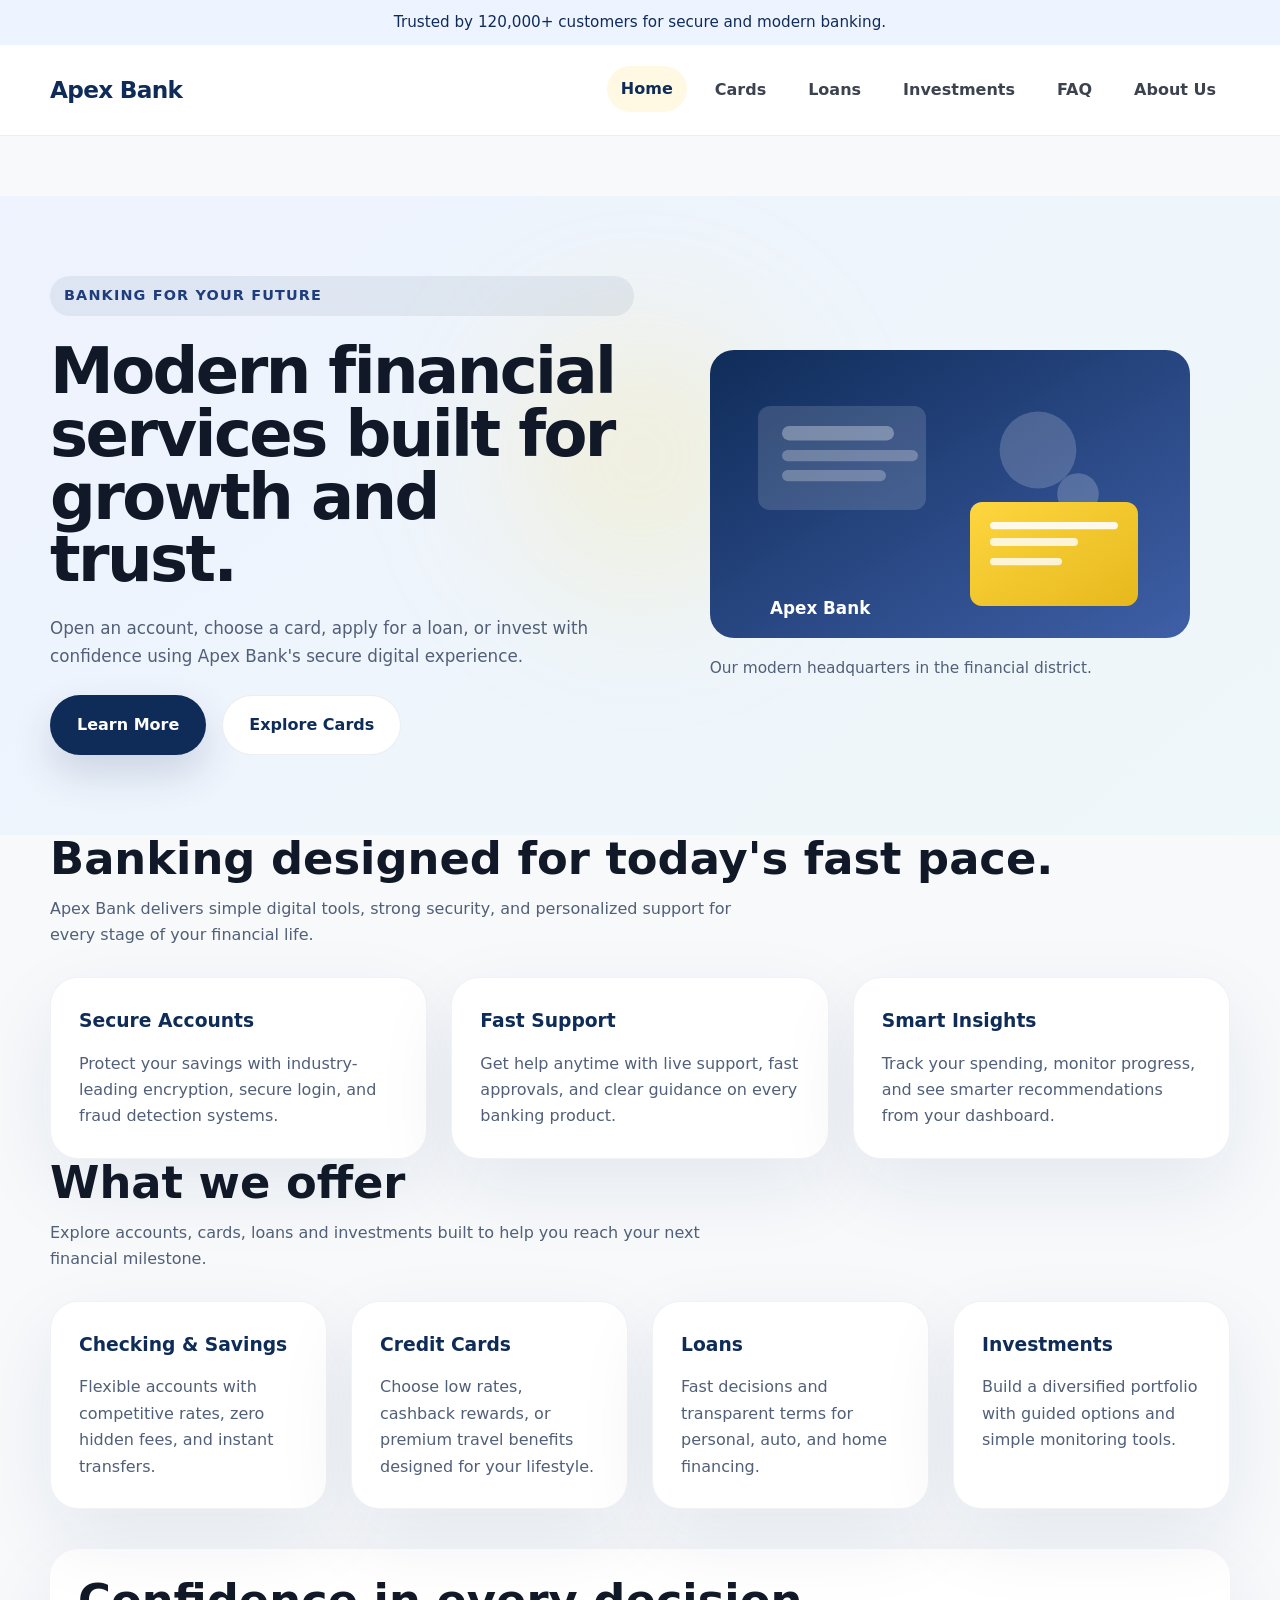
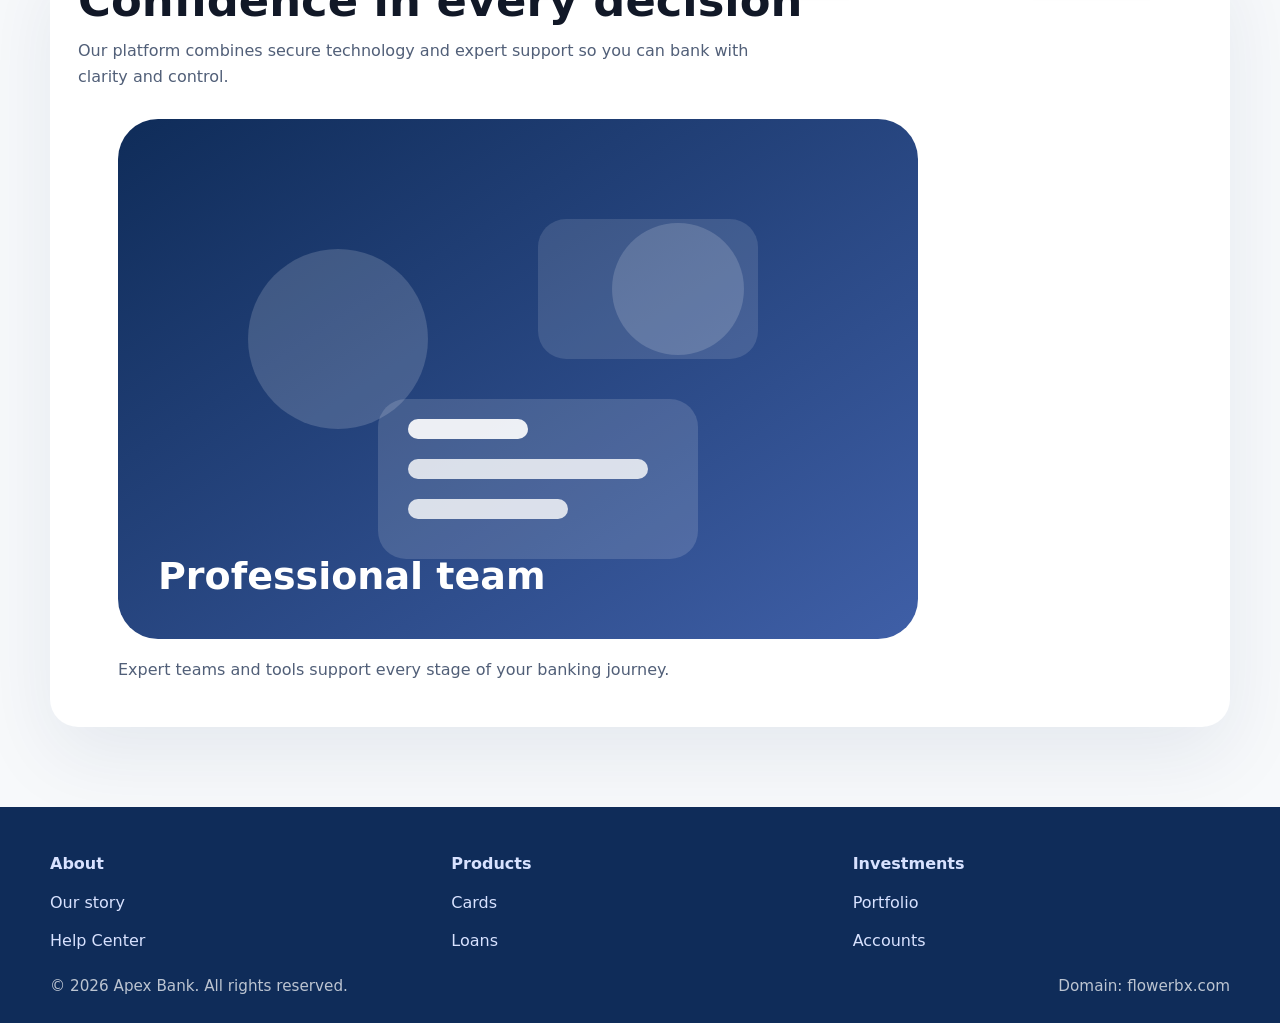
<file: Final task/index.html>
<!DOCTYPE html>
<html lang="en">
<head>
    <meta charset="UTF-8">
    <meta name="viewport" content="width=device-width, initial-scale=1.0">
    <meta name="description" content="Welcome to Apex Bank. We offer secure personal banking, reliable loans, smart investments, and modern credit cards.">
    <title>Apex Bank - Home</title>
    <link rel="stylesheet" href="style.css">
</head>
<body>
    <div class="topbar">Trusted by 120,000+ customers for secure and modern banking.</div>
    <header>
        <div class="container header-inner">
            <a href="index.html" class="brand">Apex Bank</a>
            <nav aria-label="Main navigation">
                <a href="index.html" class="active">Home</a>
                <a href="cards.html">Cards</a>
                <a href="loans.html">Loans</a>
                <a href="investments.html">Investments</a>
                <a href="faq.html">FAQ</a>
                <a href="about.html">About Us</a>
            </nav>
        </div>
    </header>

    <main>
        <section class="hero">
            <div class="container hero-grid">
                <div class="hero-copy">
                    <span class="eyebrow">Banking for your future</span>
                    <h1>Modern financial services built for growth and trust.</h1>
                    <p>Open an account, choose a card, apply for a loan, or invest with confidence using Apex Bank's secure digital experience.</p>
                    <div class="hero-actions">
                        <a href="about.html" class="btn btn-primary">Learn More</a>
                        <a href="cards.html" class="btn btn-secondary">Explore Cards</a>
                    </div>
                </div>
                <figure class="hero-media">
                    <img src="hero-bank.svg" alt="Modern office building of Apex Bank main office">
                    <figcaption>Our modern headquarters in the financial district.</figcaption>
                </figure>
            </div>
        </section>

        <section class="container">
            <div class="section-header">
                <h2>Banking designed for today's fast pace.</h2>
                <p>Apex Bank delivers simple digital tools, strong security, and personalized support for every stage of your financial life.</p>
            </div>
            <div class="service-grid">
                <article class="service-card">
                    <h3>Secure Accounts</h3>
                    <p>Protect your savings with industry-leading encryption, secure login, and fraud detection systems.</p>
                </article>
                <article class="service-card">
                    <h3>Fast Support</h3>
                    <p>Get help anytime with live support, fast approvals, and clear guidance on every banking product.</p>
                </article>
                <article class="service-card">
                    <h3>Smart Insights</h3>
                    <p>Track your spending, monitor progress, and see smarter recommendations from your dashboard.</p>
                </article>
            </div>
        </section>

        <section class="container">
            <div class="section-header">
                <h2>What we offer</h2>
                <p>Explore accounts, cards, loans and investments built to help you reach your next financial milestone.</p>
            </div>
            <div class="feature-grid">
                <article class="feature-card">
                    <h3>Checking & Savings</h3>
                    <p>Flexible accounts with competitive rates, zero hidden fees, and instant transfers.</p>
                </article>
                <article class="feature-card">
                    <h3>Credit Cards</h3>
                    <p>Choose low rates, cashback rewards, or premium travel benefits designed for your lifestyle.</p>
                </article>
                <article class="feature-card">
                    <h3>Loans</h3>
                    <p>Fast decisions and transparent terms for personal, auto, and home financing.</p>
                </article>
                <article class="feature-card">
                    <h3>Investments</h3>
                    <p>Build a diversified portfolio with guided options and simple monitoring tools.</p>
                </article>
            </div>
        </section>

        <section class="container hero-image-block">
            <div class="section-header">
                <h2>Confidence in every decision</h2>
                <p>Our platform combines secure technology and expert support so you can bank with clarity and control.</p>
            </div>
            <figure>
                <img src="team.svg" alt="Apex Bank team collaborating in modern office">
                <figcaption>Expert teams and tools support every stage of your banking journey.</figcaption>
            </figure>
        </section>
    </main>

    <footer>
        <div class="container footer-inner">
            <div class="footer-grid">
                <div>
                    <strong>About</strong>
                    <a href="about.html">Our story</a>
                    <a href="faq.html">Help Center</a>
                </div>
                <div>
                    <strong>Products</strong>
                    <a href="cards.html">Cards</a>
                    <a href="loans.html">Loans</a>
                </div>
                <div>
                    <strong>Investments</strong>
                    <a href="investments.html">Portfolio</a>
                    <a href="index.html">Accounts</a>
                </div>
            </div>
            <div class="footer-note">
                <span>&copy; 2026 Apex Bank. All rights reserved.</span>
                <span>Domain: flowerbx.com</span>
            </div>
        </div>
    </footer>
</body>
</html>
</file>
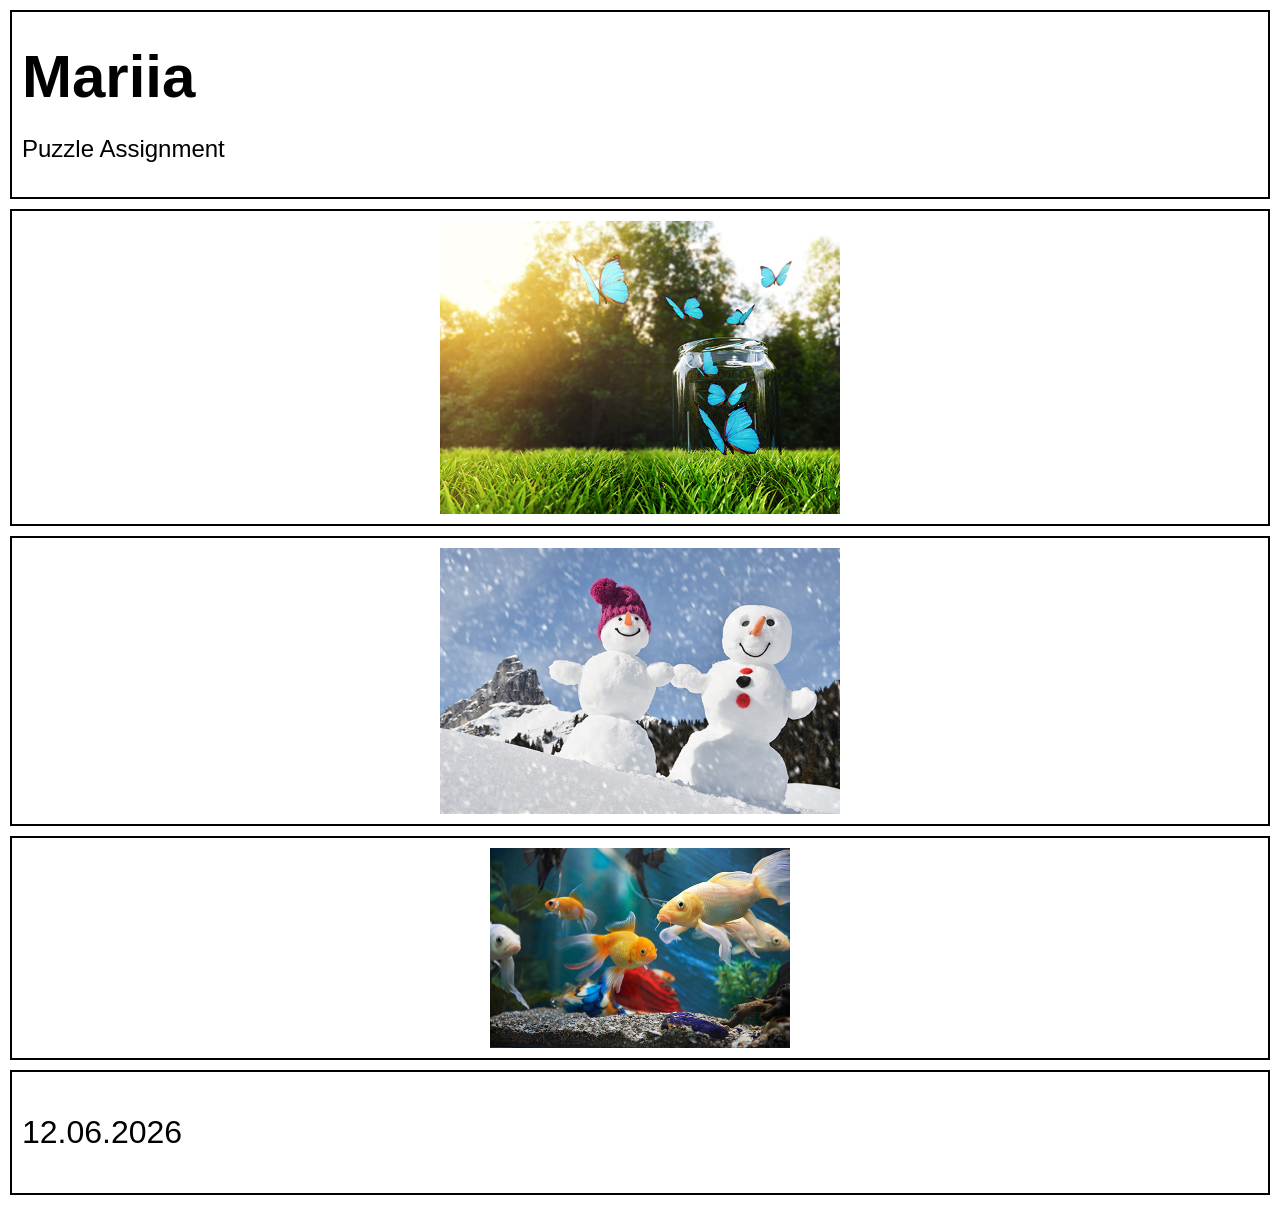
<file: Flexbox:CSS Grid Puzzle Assignment/index.html>
<!DOCTYPE html>
<html lang="en">
<head>
<meta charset="UTF-8">
<meta name="viewport" content="width=device-width, initial-scale=1.0">
<title>Puzzle Assignment</title>

<style>
body {
    margin: 0;
    font-family: Arial, sans-serif;
}

.grid-container {
    display: grid;
    grid-template-rows: auto auto auto auto auto;
    gap: 10px;
    padding: 10px;
}

.box {
    border: 2px solid black;
    padding: 10px;
}

header h1 {
    margin: 20px 0;
    font-size: 60px;
}

header p {
    font-size: 24px;
}

/* Общие настройки пазлов */
.puzzle {
    display: grid;
    justify-content: center;
    gap: 0;
}

.puzzle img {
    width: 100px;
    display: block;
}

/* Puzzle 1 */
.puzzle1 {
    grid-template-columns: repeat(4, 100px);
}

/* Puzzle 2 */
.puzzle2 {
    grid-template-columns: repeat(4, 100px);
}

/* Puzzle 3 */
.puzzle3 {
    grid-template-columns: repeat(3, 100px);
}

footer p {
    font-size: 32px;
}
</style>

</head>
<body>

<div class="grid-container">

    <header class="box">
        <h1>Mariia</h1>
        <p>Puzzle Assignment</p>
    </header>

    <section class="box puzzle puzzle1">
        <img src="puzzle1_Q.jpg">
        <img src="puzzle1_G.jpg">
        <img src="puzzle1_A.jpg">
        <img src="puzzle1_J.jpg">

        <img src="puzzle1_M.jpg">
        <img src="puzzle1_P.jpg">
        <img src="puzzle1_B.jpg">
        <img src="puzzle1_H.jpg">

        <img src="puzzle1_O.jpg">
        <img src="puzzle1_E.jpg">
        <img src="puzzle1_N.jpg">
        <img src="puzzle1_C.jpg">

        <img src="puzzle1_I.jpg">
        <img src="puzzle1_F.jpg">
        <img src="puzzle1_L.jpg">
        <img src="puzzle1_K.jpg">

    </section>

    <section class="box puzzle puzzle2">
        

        
        <img src="puzzle2_K.jpg">
        <img src="puzzle2_M.jpg">
        <img src="puzzle2_E.jpg">
        <img src="puzzle2_G.jpg">
        

        
        <img src="puzzle2_A.jpg">
        <img src="puzzle2_D.jpg">
        <img src="puzzle2_L.jpg">
        <img src="puzzle2_B.jpg">
        

        <img src="puzzle2_F.jpg">
        <img src="puzzle2_J.jpg">
        <img src="puzzle2_H.jpg">
        <img src="puzzle2_I.jpg">
        
        


        
    </section>

    <section class="box puzzle puzzle3">
        <img src="puzzle3_D.jpg">
        <img src="puzzle3_A.jpg">
        <img src="puzzle3_G.jpg">
        <img src="puzzle3_J.jpg">
        <img src="puzzle3_B.jpg">
        <img src="puzzle3_C.jpg">
        <img src="puzzle3_F.jpg">
        <img src="puzzle3_I.jpg">
        <img src="puzzle3_E.jpg">
    </section>

    <footer class="box">
        <p>12.06.2026</p>
    </footer>

</div>

</body>
</html>
</file>
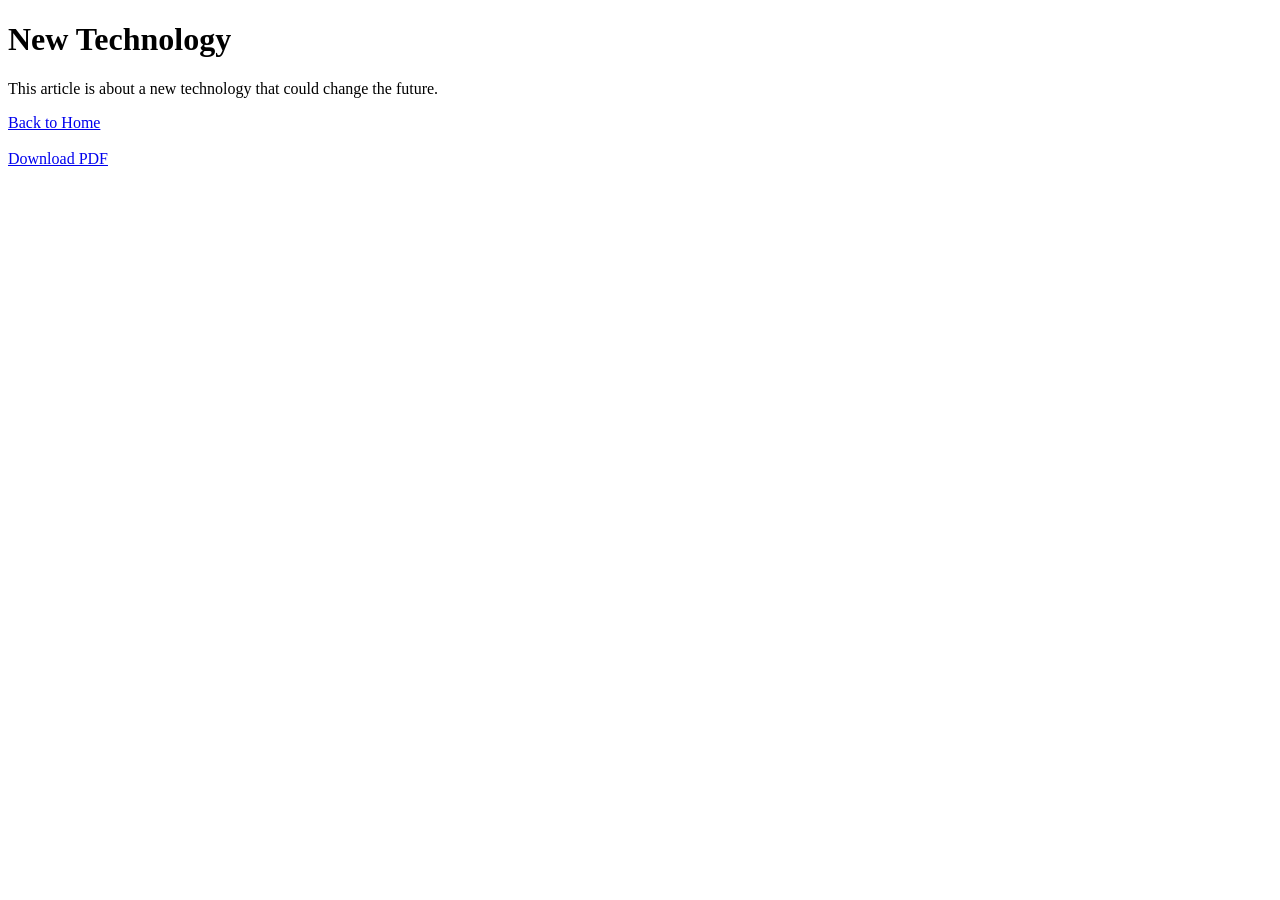
<file: article.html>
<!DOCTYPE html>
<html lang="en">
<head>
<meta-encoding="UTF-8">
<title>Article</title>
</head>
<body>

<h1>New Technology</h1>

<p>This article is about a new technology that could change the future.</p>

<a href="index.html">Back to Home</a>

<br><br>

<a href="Documents/article.pdf" target="_blank">Download PDF</a>

</body>
</html>
</file>
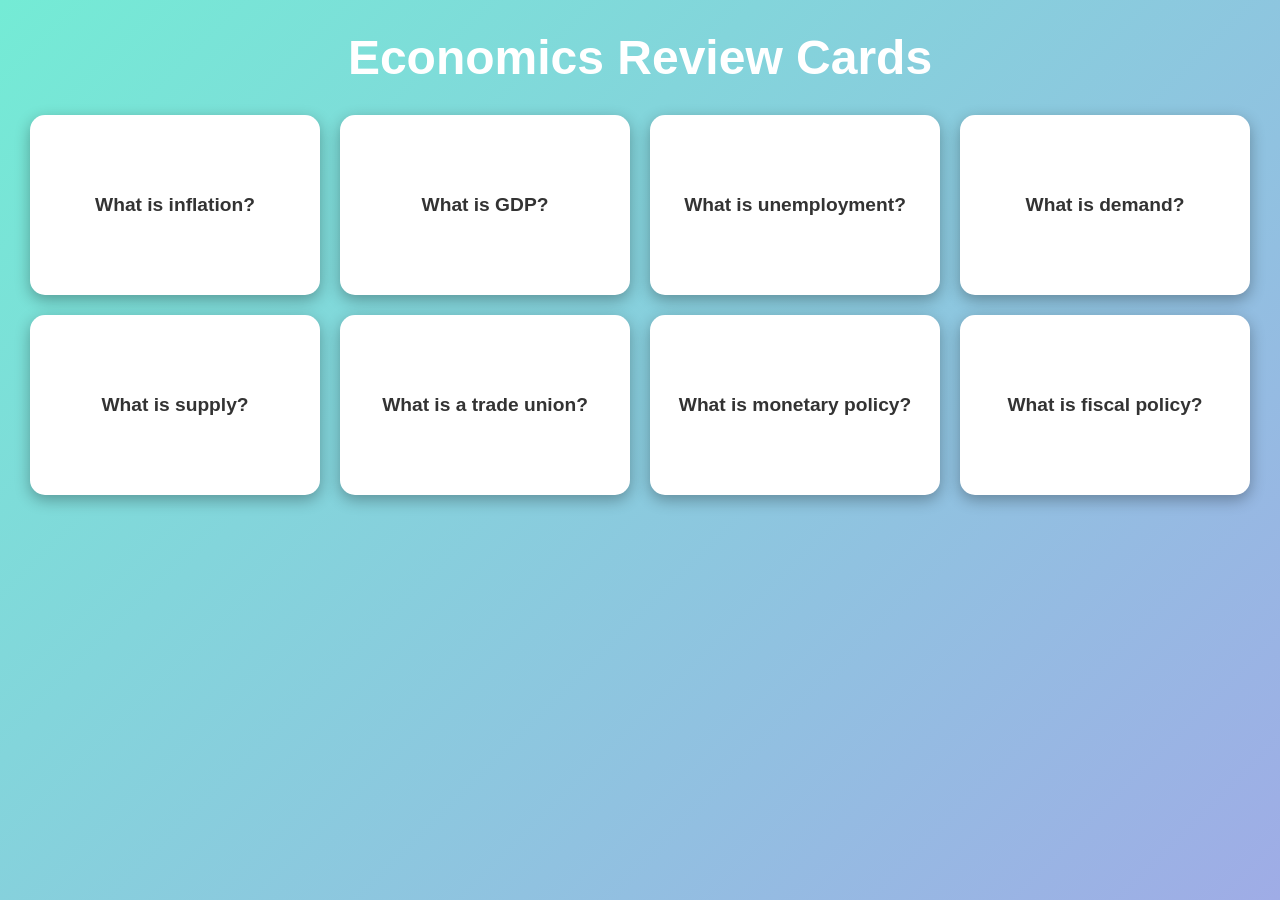
<file: Review Cards Assignment_Mariia Dobroskok.html>
<!DOCTYPE html>
<html lang="en">
<head>
<meta charset="UTF-8">
<meta name="viewport" content="width=device-width, initial-scale=1.0">
<title>Review Cards</title>

<style>

*{
    margin:0;
    padding:0;
    box-sizing:border-box;
}

body{
    font-family:Arial, sans-serif;
    background:linear-gradient(135deg,#74ebd5,#9face6);
    min-height:100vh;
    padding:30px;
}

h1{
    text-align:center;
    color:white;
    margin-bottom:30px;
    font-size:3rem;

    animation:titleAppear 2s ease-out;
}

@keyframes titleAppear{
    from{
        opacity:0;
        transform:translateY(-50px);
    }

    to{
        opacity:1;
        transform:translateY(0);
    }
}

.container{
    display:grid;
    grid-template-columns:repeat(auto-fit,minmax(250px,1fr));
    gap:20px;
}

.card{
    height:180px;
    position:relative;
    perspective:1000px;
}

.card-inner{
    position:absolute;
    width:100%;
    height:100%;

    transition:transform 0.8s;
    transform-style:preserve-3d;
}

.card:hover .card-inner{
    transform:rotateY(180deg);
}

.front,
.back{
    position:absolute;
    width:100%;
    height:100%;

    border-radius:15px;

    display:flex;
    justify-content:center;
    align-items:center;

    text-align:center;
    padding:15px;

    backface-visibility:hidden;

    box-shadow:0 5px 15px rgba(0,0,0,0.3);
}

.front{
    background:white;
    color:#333;
    font-size:1.2rem;
    font-weight:bold;
}

.back{
    background:#333;
    color:white;
    transform:rotateY(180deg);
}

</style>
</head>
<body>

<h1>Economics Review Cards</h1>

<div class="container">

    <div class="card">
        <div class="card-inner">
            <div class="front">What is inflation?</div>
            <div class="back">A sustained increase in the general price level.</div>
        </div>
    </div>

    <div class="card">
        <div class="card-inner">
            <div class="front">What is GDP?</div>
            <div class="back">The total value of goods and services produced in a country.</div>
        </div>
    </div>

    <div class="card">
        <div class="card-inner">
            <div class="front">What is unemployment?</div>
            <div class="back">People able and willing to work but unable to find jobs.</div>
        </div>
    </div>

    <div class="card">
        <div class="card-inner">
            <div class="front">What is demand?</div>
            <div class="back">The quantity consumers are willing and able to buy.</div>
        </div>
    </div>

    <div class="card">
        <div class="card-inner">
            <div class="front">What is supply?</div>
            <div class="back">The quantity producers are willing and able to sell.</div>
        </div>
    </div>

    <div class="card">
        <div class="card-inner">
            <div class="front">What is a trade union?</div>
            <div class="back">An organization that represents workers' interests.</div>
        </div>
    </div>

    <div class="card">
        <div class="card-inner">
            <div class="front">What is monetary policy?</div>
            <div class="back">Actions by a central bank to control money supply and interest rates.</div>
        </div>
    </div>

    <div class="card">
        <div class="card-inner">
            <div class="front">What is fiscal policy?</div>
            <div class="back">Government spending and taxation used to influence the economy.</div>
        </div>
    </div>

</div>

</body>
</html>
</file>
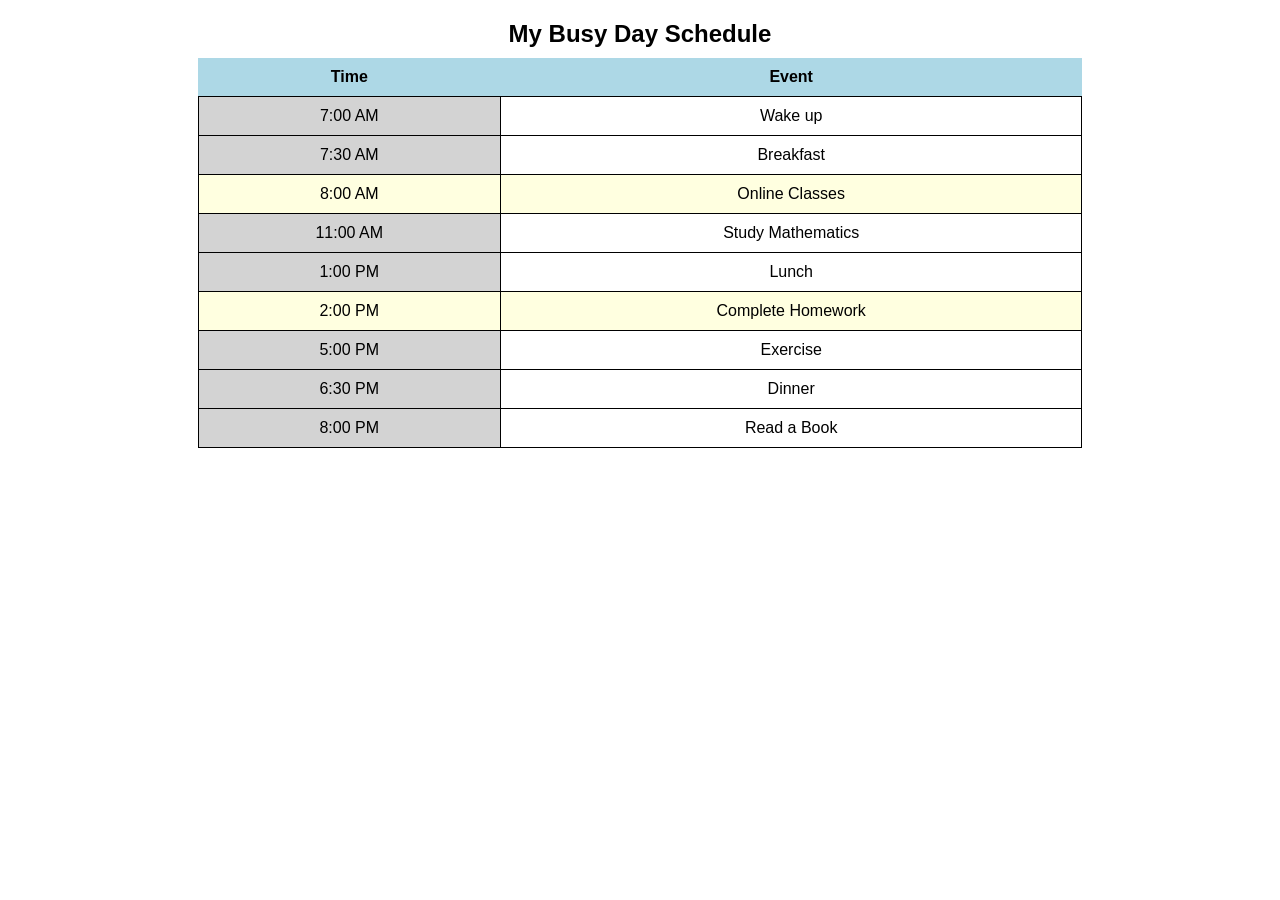
<file: Stylish Schedule Assignment.html>
<!DOCTYPE html>
<html>
<head>
    <title>My Busy Day Schedule</title>

    <style>
        /* Table */
        table {
            border-collapse: collapse;
            width: 70%;
            margin: 20px auto;
            font-family: Arial, sans-serif;
        }

        /* Table headers */
        th {
            background-color: lightblue;
            color: black;
            padding: 10px;
        }

        /* All table cells */
        td {
            border: 1px solid black;
            padding: 10px;
            text-align: center;
        }

        /* Row styling */
        .important-row {
            background-color: lightyellow;
        }

        /* Column styling */
        .time-column {
            background-color: lightgray;
            font-weight: bold;
        }

        caption {
            font-size: 24px;
            margin-bottom: 10px;
            font-weight: bold;
        }
    </style>
</head>

<body>

<table>
    <caption>My Busy Day Schedule</caption>

    <colgroup>
        <col class="time-column">
        <col>
    </colgroup>

    <tr>
        <th>Time</th>
        <th>Event</th>
    </tr>

    <tr>
        <td>7:00 AM</td>
        <td>Wake up</td>
    </tr>

    <tr>
        <td>7:30 AM</td>
        <td>Breakfast</td>
    </tr>

    <tr class="important-row">
        <td>8:00 AM</td>
        <td>Online Classes</td>
    </tr>

    <tr>
        <td>11:00 AM</td>
        <td>Study Mathematics</td>
    </tr>

    <tr>
        <td>1:00 PM</td>
        <td>Lunch</td>
    </tr>

    <tr class="important-row">
        <td>2:00 PM</td>
        <td>Complete Homework</td>
    </tr>

    <tr>
        <td>5:00 PM</td>
        <td>Exercise</td>
    </tr>

    <tr>
        <td>6:30 PM</td>
        <td>Dinner</td>
    </tr>

    <tr>
        <td>8:00 PM</td>
        <td>Read a Book</td>
    </tr>
</table>

</body>
</html>
</file>
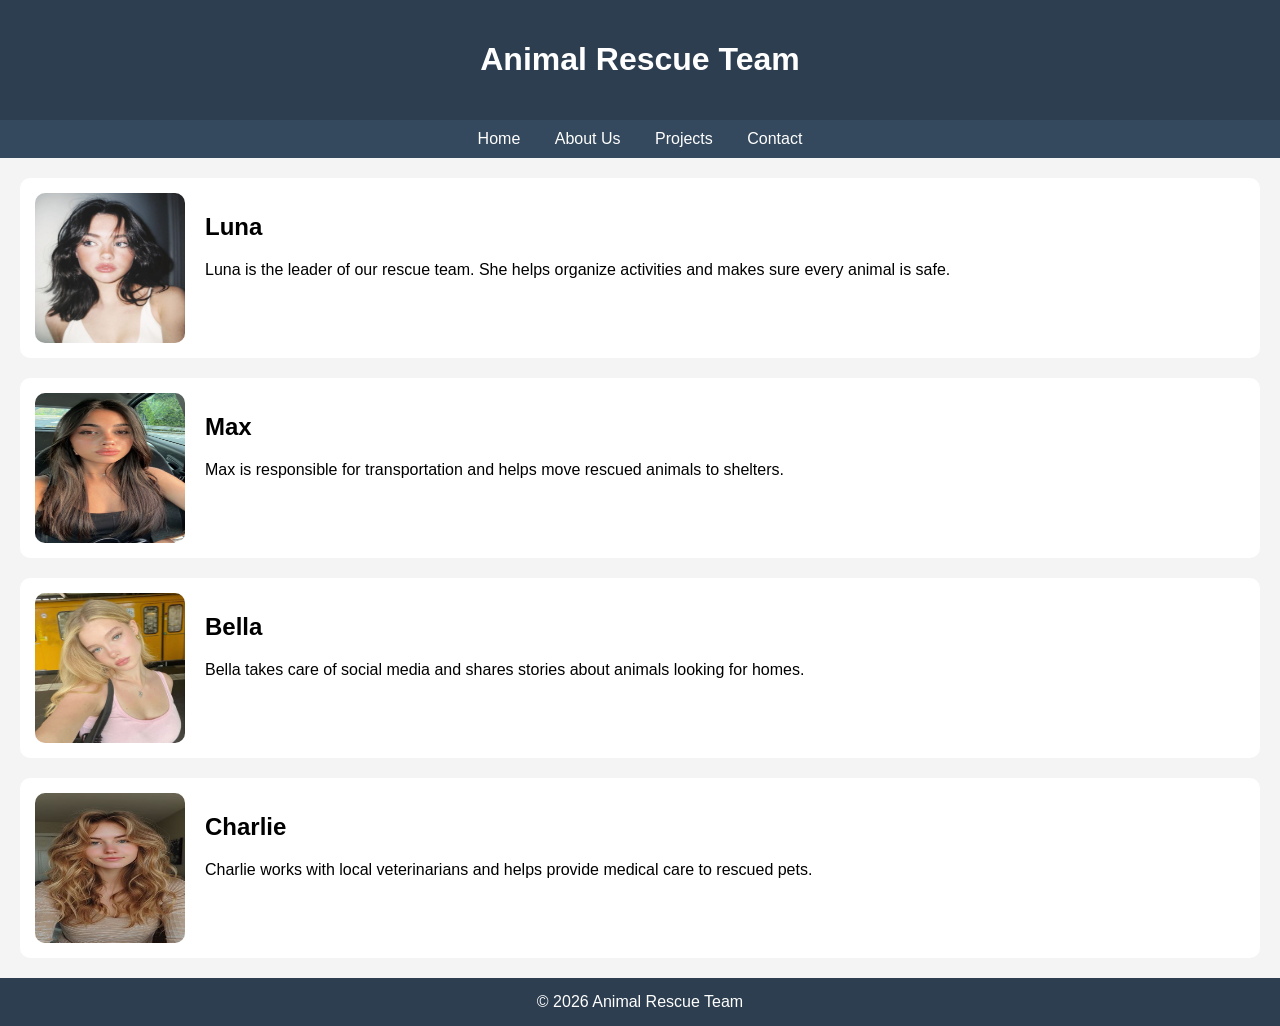
<file: Team Page Assignment.html>
<!DOCTYPE html>
<html>
<head>
    <title>Our Team</title>
    <style>
        body {
            font-family: Arial, sans-serif;
            margin: 0;
            background-color: #f4f4f4;
        }

        header {
            background-color: #2c3e50;
            color: white;
            text-align: center;
            padding: 20px;
            position: sticky;
            top: 0;
        }

        nav {
            background-color: #34495e;
            padding: 10px;
            text-align: center;
        }

        nav a {
            color: white;
            text-decoration: none;
            margin: 15px;
        }

        .team-member {
            background: white;
            margin: 20px;
            padding: 15px;
            overflow: auto;
            border-radius: 10px;
        }

        .team-member img {
            float: left;
            width: 150px;
            height: 150px;
            margin-right: 20px;
            border-radius: 10px;
        }

        footer {
            text-align: center;
            padding: 15px;
            background-color: #2c3e50;
            color: white;
        }
    </style>
</head>
<body>

<header>
    <h1>Animal Rescue Team</h1>
</header>

<nav>
    <a href="#">Home</a>
    <a href="#">About Us</a>
    <a href="#">Projects</a>
    <a href="#">Contact</a>
</nav>

<div class="team-member">
    <img src="_ (18).jpeg" alt="Luna">
    <h2>Luna</h2>
    <p>Luna is the leader of our rescue team. She helps organize activities and makes sure every animal is safe.</p>
</div>

<div class="team-member">
    <img src="anna gegnoso.jpeg" alt="Max">
    <h2>Max</h2>
    <p>Max is responsible for transportation and helps move rescued animals to shelters.</p>
</div>

<div class="team-member">
    <img src="Makeup aesthetic (1).jpeg" alt="Bella">
    <h2>Bella</h2>
    <p>Bella takes care of social media and shares stories about animals looking for homes.</p>
</div>

<div class="team-member">
    <img src="The Baroque Bob Haircut Trend Taking Over 2024 - Fashion Tips Tricks.jpeg" alt="Charlie">
    <h2>Charlie</h2>
    <p>Charlie works with local veterinarians and helps provide medical care to rescued pets.</p>
</div>

<footer>
    © 2026 Animal Rescue Team
</footer>

</body>
</html>
</file>
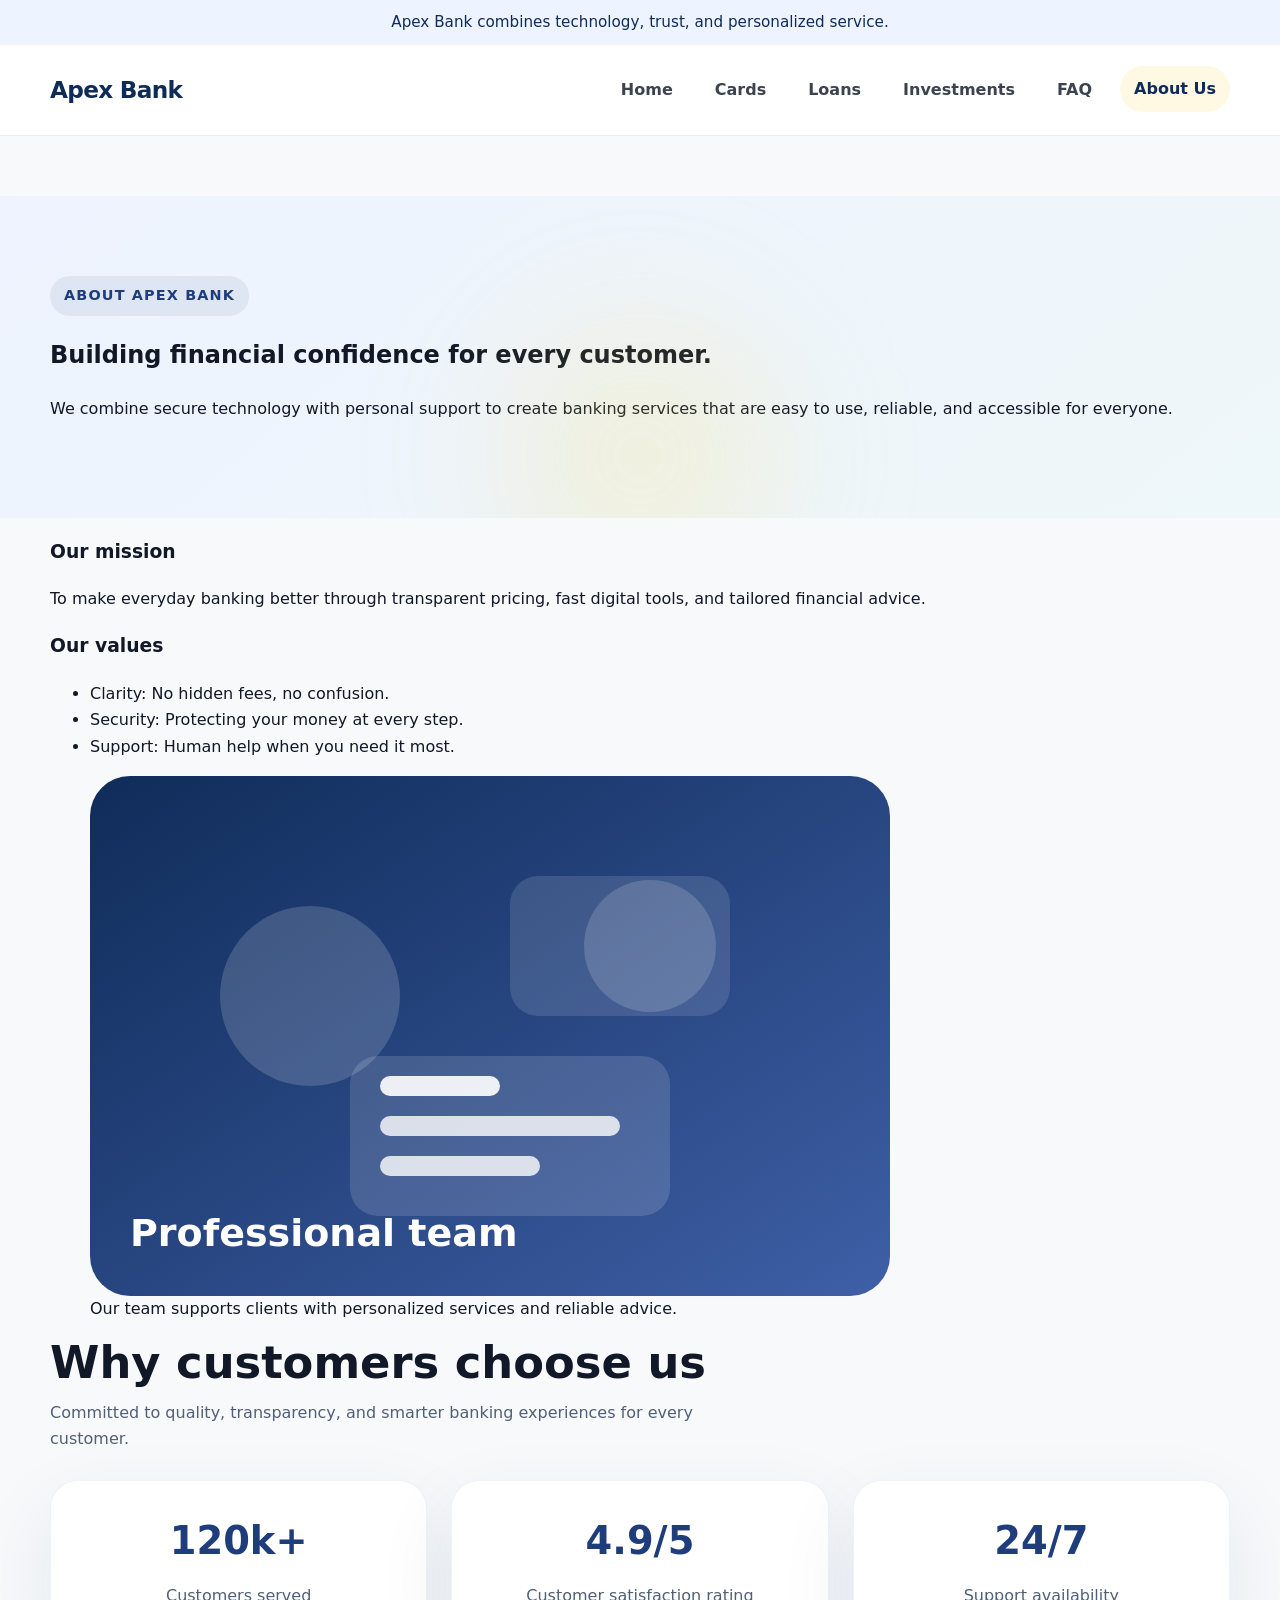
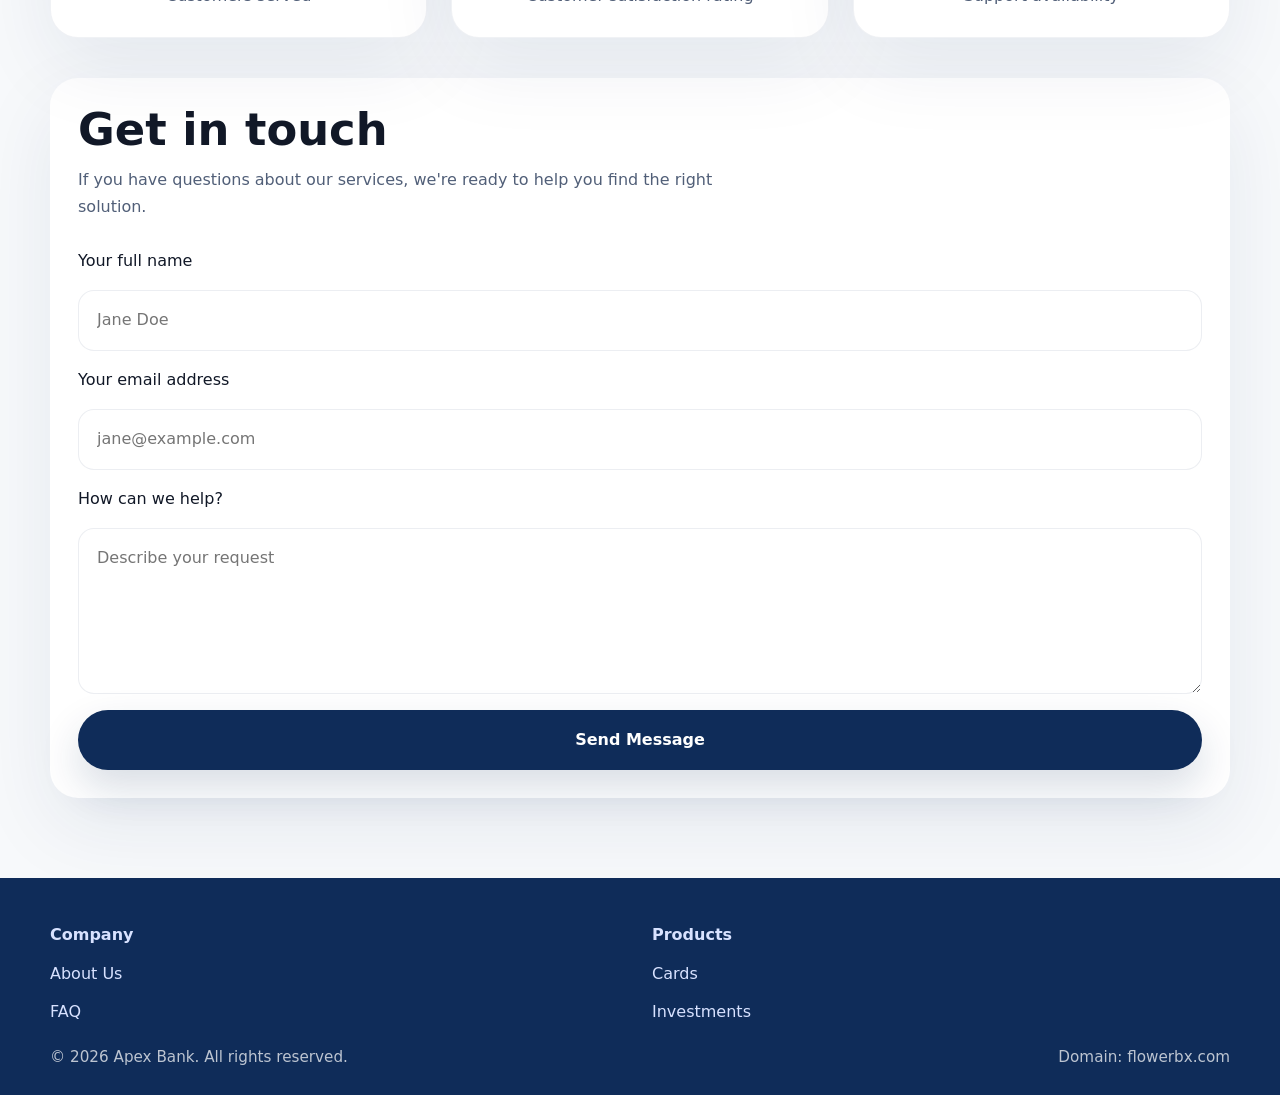
<file: Final task/about.html>
<!DOCTYPE html>
<html lang="en">
<head>
    <meta charset="UTF-8">
    <meta name="viewport" content="width=device-width, initial-scale=1.0">
    <meta name="description" content="Learn more about Apex Bank, our mission, values, and customer-first approach to modern banking.">
    <title>Apex Bank - About Us</title>
    <link rel="stylesheet" href="style.css">
</head>
<body>
    <div class="topbar">Apex Bank combines technology, trust, and personalized service.</div>
    <header>
        <div class="container header-inner">
            <a href="index.html" class="brand">Apex Bank</a>
            <nav aria-label="Main navigation">
                <a href="index.html">Home</a>
                <a href="cards.html">Cards</a>
                <a href="loans.html">Loans</a>
                <a href="investments.html">Investments</a>
                <a href="faq.html">FAQ</a>
                <a href="about.html" class="active">About Us</a>
            </nav>
        </div>
    </header>

    <main>
        <section class="hero hero-secondary">
            <div class="container hero-content">
                <span class="eyebrow">About Apex Bank</span>
                <h2>Building financial confidence for every customer.</h2>
                <p>We combine secure technology with personal support to create banking services that are easy to use, reliable, and accessible for everyone.</p>
            </div>
        </section>

        <section class="container split-section">
            <div>
                <h3>Our mission</h3>
                <p>To make everyday banking better through transparent pricing, fast digital tools, and tailored financial advice.</p>
                <h3>Our values</h3>
                <ul class="value-list">
                    <li>Clarity: No hidden fees, no confusion.</li>
                    <li>Security: Protecting your money at every step.</li>
                    <li>Support: Human help when you need it most.</li>
                </ul>
            </div>
            <div>
                <figure>
                    <img src="team.svg" alt="Apex Bank team working together in a modern office" loading="lazy">
                    <figcaption>Our team supports clients with personalized services and reliable advice.</figcaption>
                </figure>
            </div>
        </section>

        <section class="container">
            <div class="section-header">
                <h2>Why customers choose us</h2>
                <p>Committed to quality, transparency, and smarter banking experiences for every customer.</p>
            </div>
            <div class="stat-grid">
                <article class="metric-card">
                    <strong>120k+</strong>
                    <span>Customers served</span>
                </article>
                <article class="metric-card">
                    <strong>4.9/5</strong>
                    <span>Customer satisfaction rating</span>
                </article>
                <article class="metric-card">
                    <strong>24/7</strong>
                    <span>Support availability</span>
                </article>
            </div>
        </section>

        <section class="container contact-card">
            <div class="section-header">
                <h2>Get in touch</h2>
                <p>If you have questions about our services, we're ready to help you find the right solution.</p>
            </div>
            <form action="#" method="POST">
                <div style="display: grid; gap: 16px;">
                    <label for="username">Your full name</label>
                    <input type="text" id="username" name="username" placeholder="Jane Doe" required>
                    <label for="useremail">Your email address</label>
                    <input type="email" id="useremail" name="useremail" placeholder="jane@example.com" required>
                    <label for="message">How can we help?</label>
                    <textarea id="message" name="message" rows="5" placeholder="Describe your request" required></textarea>
                    <button type="submit" class="btn btn-primary">Send Message</button>
                </div>
            </form>
        </section>
    </main>

    <footer>
        <div class="container footer-inner">
            <div class="footer-grid">
                <div>
                    <strong>Company</strong>
                    <a href="about.html">About Us</a>
                    <a href="faq.html">FAQ</a>
                </div>
                <div>
                    <strong>Products</strong>
                    <a href="cards.html">Cards</a>
                    <a href="investments.html">Investments</a>
                </div>
            </div>
            <div class="footer-note">
                <span>&copy; 2026 Apex Bank. All rights reserved.</span>
                <span>Domain: flowerbx.com</span>
            </div>
        </div>
    </footer>
</body>
</html>
</file>
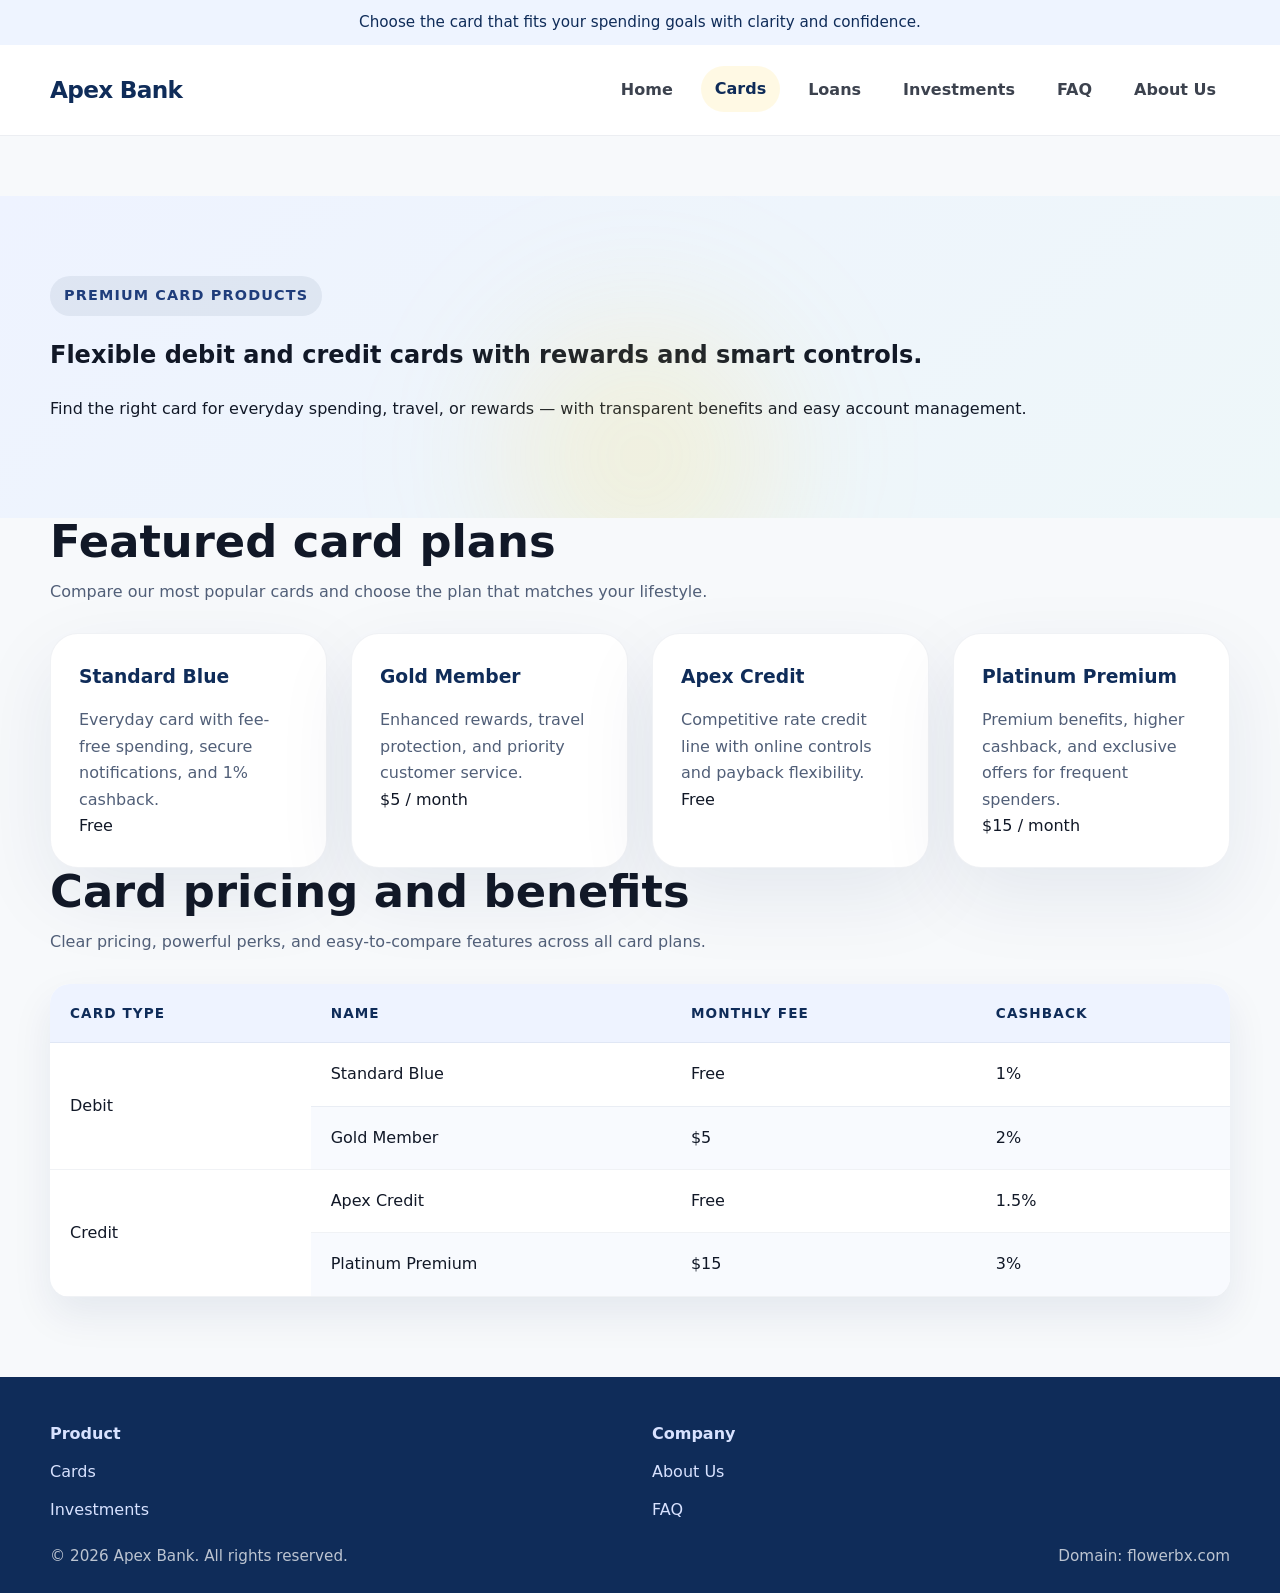
<file: Final task/cards.html>
<!DOCTYPE html>
<html lang="en">
<head>
    <meta charset="UTF-8">
    <meta name="viewport" content="width=device-width, initial-scale=1.0">
    <meta name="description" content="Choose the best credit or debit card at Apex Bank. View our pricing table and benefits.">
    <title>Apex Bank - Our Cards</title>
    <link rel="stylesheet" href="style.css">
</head>
<body>
    <div class="topbar">Choose the card that fits your spending goals with clarity and confidence.</div>
    <header>
        <div class="container header-inner">
            <a href="index.html" class="brand">Apex Bank</a>
            <nav aria-label="Main navigation">
                <a href="index.html">Home</a>
                <a href="cards.html" class="active">Cards</a>
                <a href="loans.html">Loans</a>
                <a href="investments.html">Investments</a>
                <a href="faq.html">FAQ</a>
                <a href="about.html">About Us</a>
            </nav>
        </div>
    </header>

    <main>
        <section class="hero hero-secondary">
            <div class="container hero-content">
                <span class="eyebrow">Premium card products</span>
                <h2>Flexible debit and credit cards with rewards and smart controls.</h2>
                <p>Find the right card for everyday spending, travel, or rewards — with transparent benefits and easy account management.</p>
            </div>
        </section>

        <section class="container">
            <div class="section-header">
                <h2>Featured card plans</h2>
                <p>Compare our most popular cards and choose the plan that matches your lifestyle.</p>
            </div>
            <div class="product-grid">
                <article class="product-card">
                    <h3>Standard Blue</h3>
                    <p>Everyday card with fee-free spending, secure notifications, and 1% cashback.</p>
                    <span>Free</span>
                </article>
                <article class="product-card">
                    <h3>Gold Member</h3>
                    <p>Enhanced rewards, travel protection, and priority customer service.</p>
                    <span>$5 / month</span>
                </article>
                <article class="product-card">
                    <h3>Apex Credit</h3>
                    <p>Competitive rate credit line with online controls and payback flexibility.</p>
                    <span>Free</span>
                </article>
                <article class="product-card">
                    <h3>Platinum Premium</h3>
                    <p>Premium benefits, higher cashback, and exclusive offers for frequent spenders.</p>
                    <span>$15 / month</span>
                </article>
            </div>
        </section>

        <section class="container">
            <div class="section-header">
                <h2>Card pricing and benefits</h2>
                <p>Clear pricing, powerful perks, and easy-to-compare features across all card plans.</p>
            </div>
            <table>
                <thead>
                    <tr>
                        <th>Card Type</th>
                        <th>Name</th>
                        <th>Monthly Fee</th>
                        <th>Cashback</th>
                    </tr>
                </thead>
                <tbody>
                    <tr>
                        <td rowspan="2">Debit</td>
                        <td>Standard Blue</td>
                        <td>Free</td>
                        <td>1%</td>
                    </tr>
                    <tr>
                        <td>Gold Member</td>
                        <td>$5</td>
                        <td>2%</td>
                    </tr>
                    <tr>
                        <td rowspan="2">Credit</td>
                        <td>Apex Credit</td>
                        <td>Free</td>
                        <td>1.5%</td>
                    </tr>
                    <tr>
                        <td>Platinum Premium</td>
                        <td>$15</td>
                        <td>3%</td>
                    </tr>
                </tbody>
            </table>
        </section>
    </main>

    <footer>
        <div class="container footer-inner">
            <div class="footer-grid">
                <div>
                    <strong>Product</strong>
                    <a href="cards.html">Cards</a>
                    <a href="investments.html">Investments</a>
                </div>
                <div>
                    <strong>Company</strong>
                    <a href="about.html">About Us</a>
                    <a href="faq.html">FAQ</a>
                </div>
            </div>
            <div class="footer-note">
                <span>&copy; 2026 Apex Bank. All rights reserved.</span>
                <span>Domain: flowerbx.com</span>
            </div>
        </div>
    </footer>
</body>
</html>
</file>
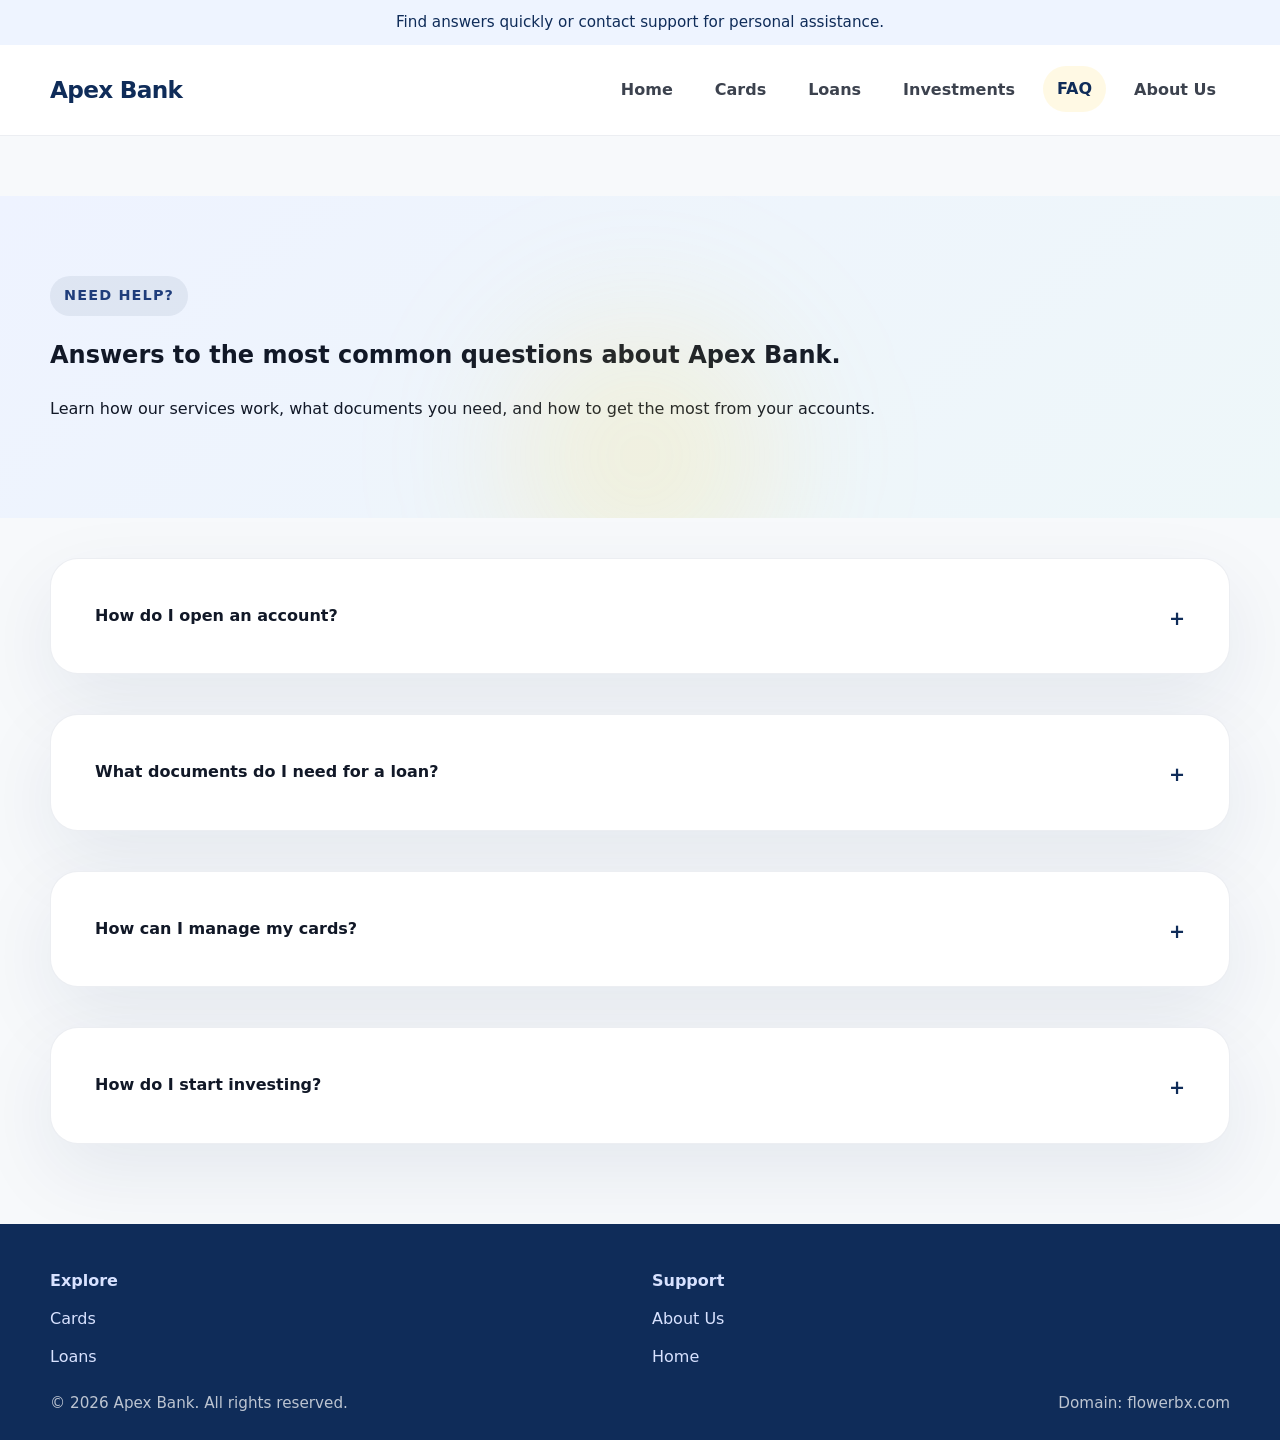
<file: Final task/faq.html>
<!DOCTYPE html>
<html lang="en">
<head>
    <meta charset="UTF-8">
    <meta name="viewport" content="width=device-width, initial-scale=1.0">
    <meta name="description" content="Frequently asked questions about Apex Bank services, accounts, and support.">
    <title>Apex Bank - FAQ</title>
    <link rel="stylesheet" href="style.css">
</head>
<body>
    <div class="topbar">Find answers quickly or contact support for personal assistance.</div>
    <header>
        <div class="container header-inner">
            <a href="index.html" class="brand">Apex Bank</a>
            <nav aria-label="Main navigation">
                <a href="index.html">Home</a>
                <a href="cards.html">Cards</a>
                <a href="loans.html">Loans</a>
                <a href="investments.html">Investments</a>
                <a href="faq.html" class="active">FAQ</a>
                <a href="about.html">About Us</a>
            </nav>
        </div>
    </header>

    <main>
        <section class="hero hero-secondary">
            <div class="container hero-content">
                <span class="eyebrow">Need help?</span>
                <h2>Answers to the most common questions about Apex Bank.</h2>
                <p>Learn how our services work, what documents you need, and how to get the most from your accounts.</p>
            </div>
        </section>

        <section class="container faq-list">
            <details>
                <summary>How do I open an account?</summary>
                <p>Visit our homepage to explore account options and use the online application process to begin securely.</p>
            </details>
            <details>
                <summary>What documents do I need for a loan?</summary>
                <p>Typically you need proof of income, valid identification, and any documentation related to your loan purpose.</p>
            </details>
            <details>
                <summary>How can I manage my cards?</summary>
                <p>Our online banking portal lets you activate cards, set spending limits, and monitor transactions in real time.</p>
            </details>
            <details>
                <summary>How do I start investing?</summary>
                <p>Visit the investments page for portfolio options and connect with our advisors for tailored recommendations.</p>
            </details>
        </section>
    </main>

    <footer>
        <div class="container footer-inner">
            <div class="footer-grid">
                <div>
                    <strong>Explore</strong>
                    <a href="cards.html">Cards</a>
                    <a href="loans.html">Loans</a>
                </div>
                <div>
                    <strong>Support</strong>
                    <a href="about.html">About Us</a>
                    <a href="index.html">Home</a>
                </div>
            </div>
            <div class="footer-note">
                <span>&copy; 2026 Apex Bank. All rights reserved.</span>
                <span>Domain: flowerbx.com</span>
            </div>
        </div>
    </footer>
</body>
</html>
</file>
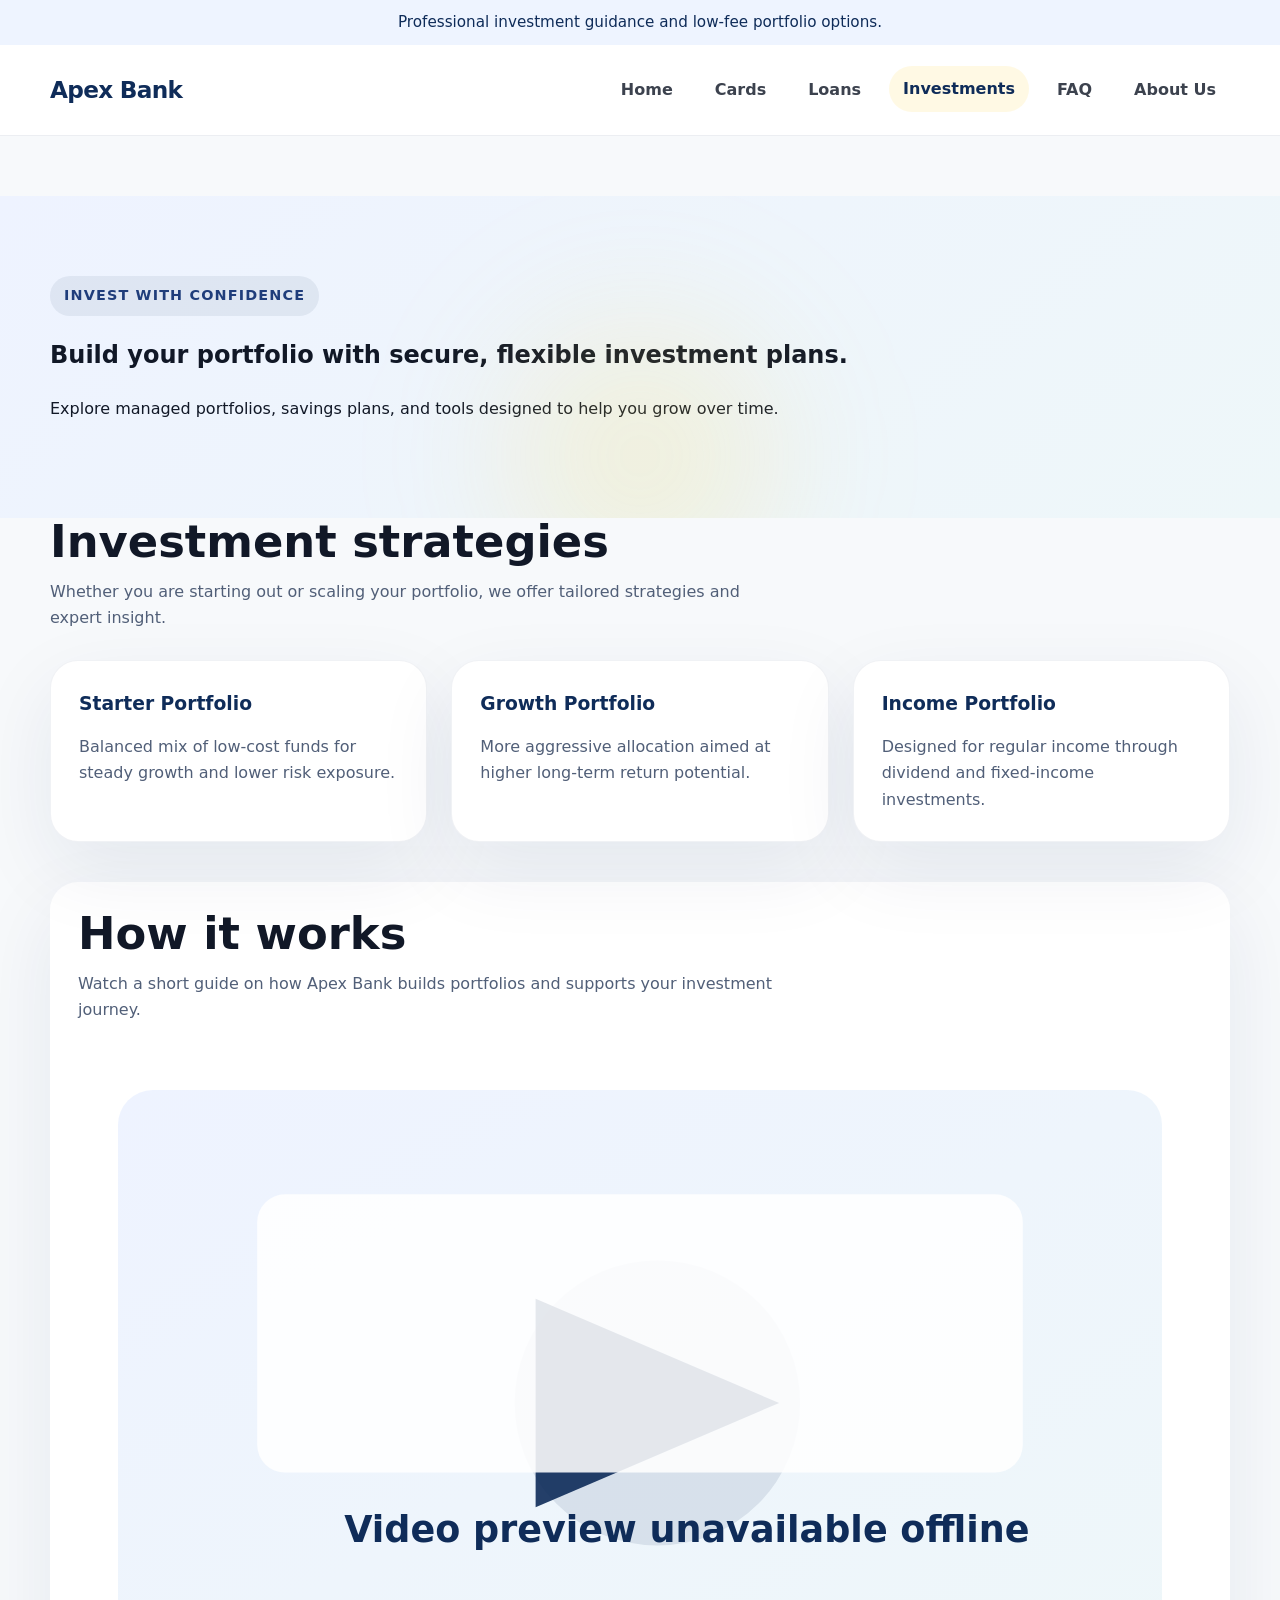
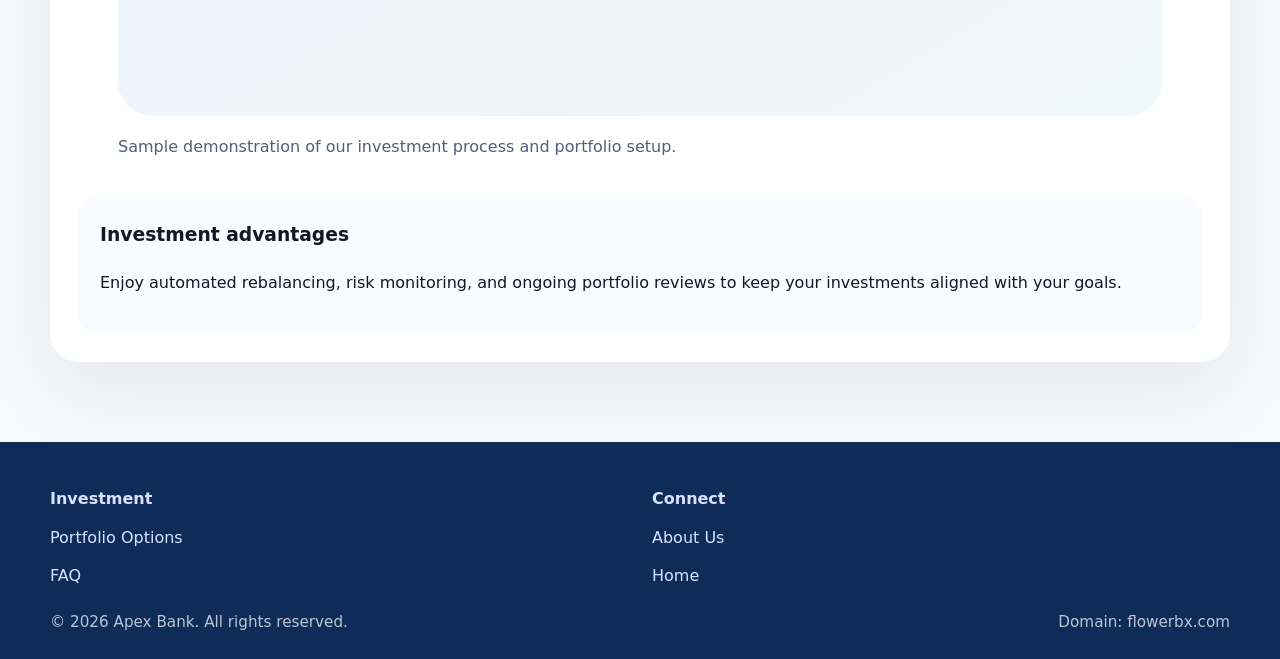
<file: Final task/investments.html>
<!DOCTYPE html>
<html lang="en">
<head>
    <meta charset="UTF-8">
    <meta name="viewport" content="width=device-width, initial-scale=1.0">
    <meta name="description" content="Grow your wealth with Apex Bank investment programs and stock market solutions.">
    <title>Apex Bank - Investments</title>
    <link rel="stylesheet" href="style.css">
</head>
<body>
    <div class="topbar">Professional investment guidance and low-fee portfolio options.</div>
    <header>
        <div class="container header-inner">
            <a href="index.html" class="brand">Apex Bank</a>
            <nav aria-label="Main navigation">
                <a href="index.html">Home</a>
                <a href="cards.html">Cards</a>
                <a href="loans.html">Loans</a>
                <a href="investments.html" class="active">Investments</a>
                <a href="faq.html">FAQ</a>
                <a href="about.html">About Us</a>
            </nav>
        </div>
    </header>

    <main>
        <section class="hero hero-secondary">
            <div class="container hero-content">
                <span class="eyebrow">Invest with confidence</span>
                <h2>Build your portfolio with secure, flexible investment plans.</h2>
                <p>Explore managed portfolios, savings plans, and tools designed to help you grow over time.</p>
            </div>
        </section>

        <section class="container">
            <div class="section-header">
                <h2>Investment strategies</h2>
                <p>Whether you are starting out or scaling your portfolio, we offer tailored strategies and expert insight.</p>
            </div>
            <div class="subscription-grid">
                <article class="subscription-card">
                    <h3>Starter Portfolio</h3>
                    <p>Balanced mix of low-cost funds for steady growth and lower risk exposure.</p>
                </article>
                <article class="subscription-card">
                    <h3>Growth Portfolio</h3>
                    <p>More aggressive allocation aimed at higher long-term return potential.</p>
                </article>
                <article class="subscription-card">
                    <h3>Income Portfolio</h3>
                    <p>Designed for regular income through dividend and fixed-income investments.</p>
                </article>
            </div>
        </section>

        <section class="container video-block">
            <div class="section-header">
                <h2>How it works</h2>
                <p>Watch a short guide on how Apex Bank builds portfolios and supports your investment journey.</p>
            </div>
            <figure>
                <img src="invest-video.svg" alt="Investment process preview placeholder">
                <figcaption>Sample demonstration of our investment process and portfolio setup.</figcaption>
            </figure>
            <div class="transcript">
                <h3>Investment advantages</h3>
                <p>Enjoy automated rebalancing, risk monitoring, and ongoing portfolio reviews to keep your investments aligned with your goals.</p>
            </div>
        </section>
    </main>

    <footer>
        <div class="container footer-inner">
            <div class="footer-grid">
                <div>
                    <strong>Investment</strong>
                    <a href="investments.html">Portfolio Options</a>
                    <a href="faq.html">FAQ</a>
                </div>
                <div>
                    <strong>Connect</strong>
                    <a href="about.html">About Us</a>
                    <a href="index.html">Home</a>
                </div>
            </div>
            <div class="footer-note">
                <span>&copy; 2026 Apex Bank. All rights reserved.</span>
                <span>Domain: flowerbx.com</span>
            </div>
        </div>
    </footer>
</body>
</html>
</file>
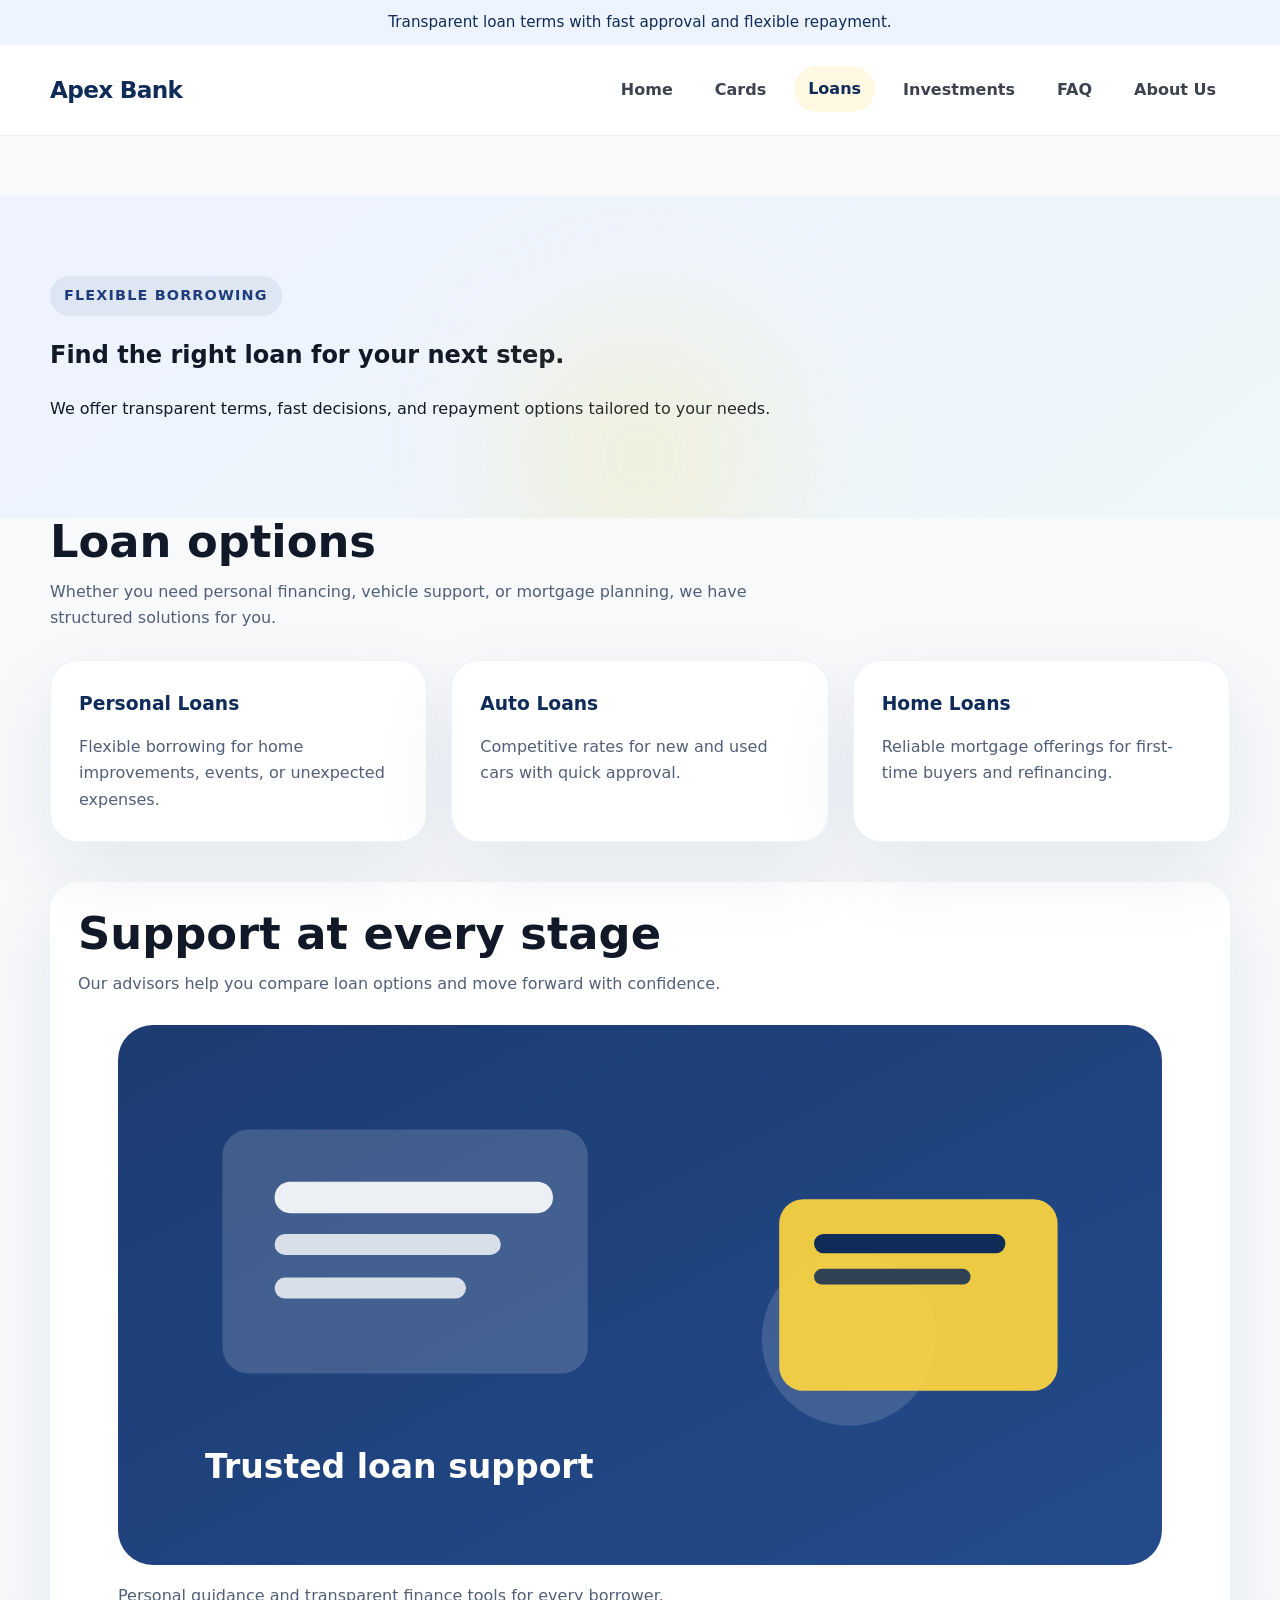
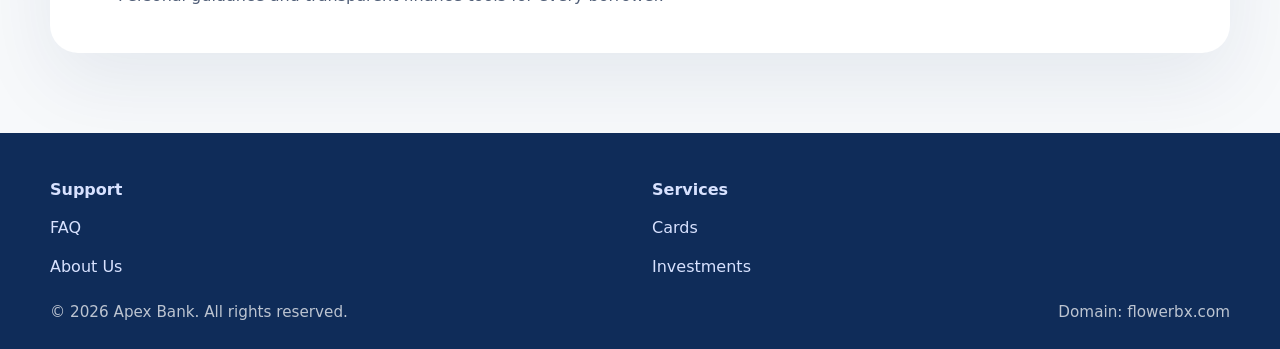
<file: Final task/loans.html>
<!DOCTYPE html>
<html lang="en">
<head>
    <meta charset="UTF-8">
    <meta name="viewport" content="width=device-width, initial-scale=1.0">
    <meta name="description" content="Apex Bank loan options for personal, auto, and home financing.">
    <title>Apex Bank - Loans</title>
    <link rel="stylesheet" href="style.css">
</head>
<body>
    <div class="topbar">Transparent loan terms with fast approval and flexible repayment.</div>
    <header>
        <div class="container header-inner">
            <a href="index.html" class="brand">Apex Bank</a>
            <nav aria-label="Main navigation">
                <a href="index.html">Home</a>
                <a href="cards.html">Cards</a>
                <a href="loans.html" class="active">Loans</a>
                <a href="investments.html">Investments</a>
                <a href="faq.html">FAQ</a>
                <a href="about.html">About Us</a>
            </nav>
        </div>
    </header>

    <main>
        <section class="hero hero-secondary">
            <div class="container hero-content">
                <span class="eyebrow">Flexible borrowing</span>
                <h2>Find the right loan for your next step.</h2>
                <p>We offer transparent terms, fast decisions, and repayment options tailored to your needs.</p>
            </div>
        </section>

        <section class="container">
            <div class="section-header">
                <h2>Loan options</h2>
                <p>Whether you need personal financing, vehicle support, or mortgage planning, we have structured solutions for you.</p>
            </div>
            <div class="loan-cards">
                <article class="loan-card">
                    <h3>Personal Loans</h3>
                    <p>Flexible borrowing for home improvements, events, or unexpected expenses.</p>
                </article>
                <article class="loan-card">
                    <h3>Auto Loans</h3>
                    <p>Competitive rates for new and used cars with quick approval.</p>
                </article>
                <article class="loan-card">
                    <h3>Home Loans</h3>
                    <p>Reliable mortgage offerings for first-time buyers and refinancing.</p>
                </article>
            </div>
        </section>

        <section class="container hero-image-block">
            <div class="section-header">
                <h2>Support at every stage</h2>
                <p>Our advisors help you compare loan options and move forward with confidence.</p>
            </div>
            <figure>
                <img src="loan-support.svg" alt="Apex Bank loan advisors consulting with customers">
                <figcaption>Personal guidance and transparent finance tools for every borrower.</figcaption>
            </figure>
        </section>
    </main>

    <footer>
        <div class="container footer-inner">
            <div class="footer-grid">
                <div>
                    <strong>Support</strong>
                    <a href="faq.html">FAQ</a>
                    <a href="about.html">About Us</a>
                </div>
                <div>
                    <strong>Services</strong>
                    <a href="cards.html">Cards</a>
                    <a href="investments.html">Investments</a>
                </div>
            </div>
            <div class="footer-note">
                <span>&copy; 2026 Apex Bank. All rights reserved.</span>
                <span>Domain: flowerbx.com</span>
            </div>
        </div>
    </footer>
</body>
</html>
</file>
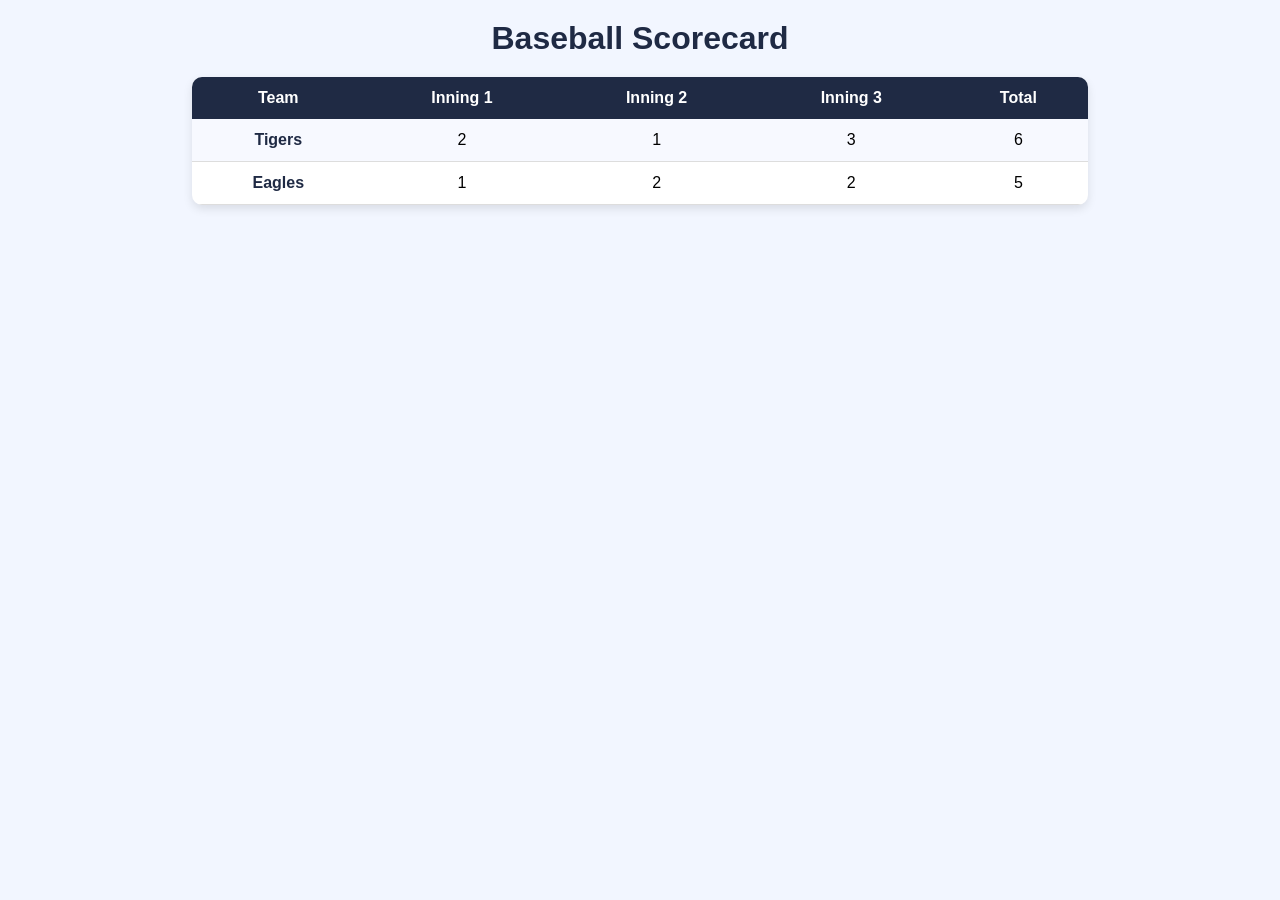
<file: Scorecards Assignment/baseball.html>
<!DOCTYPE html>
<html lang="en">
<head>
  <meta charset="UTF-8">
  <title>Baseball Scorecard</title>
  <link rel="stylesheet" href="style.css">
</head>
<body>

<h1>Baseball Scorecard</h1>

<table>
  <tr>
    <th>Team</th>
    <th>Inning 1</th>
    <th>Inning 2</th>
    <th>Inning 3</th>
    <th>Total</th>
  </tr>
  <tr>
    <td>Tigers</td>
    <td>2</td>
    <td>1</td>
    <td>3</td>
    <td>6</td>
  </tr>
  <tr>
    <td>Eagles</td>
    <td>1</td>
    <td>2</td>
    <td>2</td>
    <td>5</td>
  </tr>
</table>

</body>
</html>
</file>
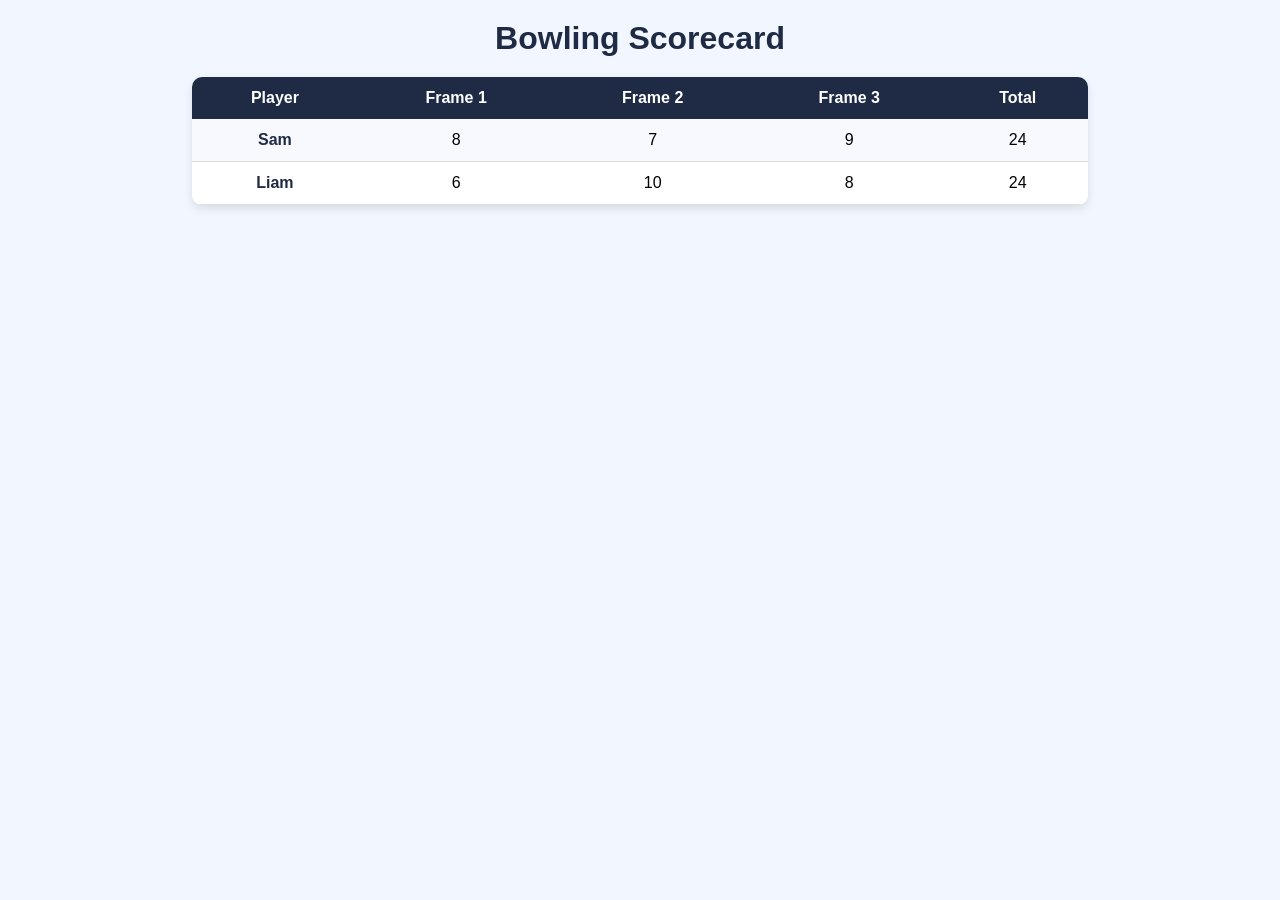
<file: Scorecards Assignment/bowling.html>
<!DOCTYPE html>
<html lang="en">
<head>
  <meta charset="UTF-8">
  <title>Bowling Scorecard</title>
  <link rel="stylesheet" href="style.css">
</head>
<body>

<h1>Bowling Scorecard</h1>

<table>
  <tr>
    <th>Player</th>
    <th>Frame 1</th>
    <th>Frame 2</th>
    <th>Frame 3</th>
    <th>Total</th>
  </tr>
  <tr>
    <td>Sam</td>
    <td>8</td>
    <td>7</td>
    <td>9</td>
    <td>24</td>
  </tr>
  <tr>
    <td>Liam</td>
    <td>6</td>
    <td>10</td>
    <td>8</td>
    <td>24</td>
  </tr>
</table>

</body>
</html>
</file>
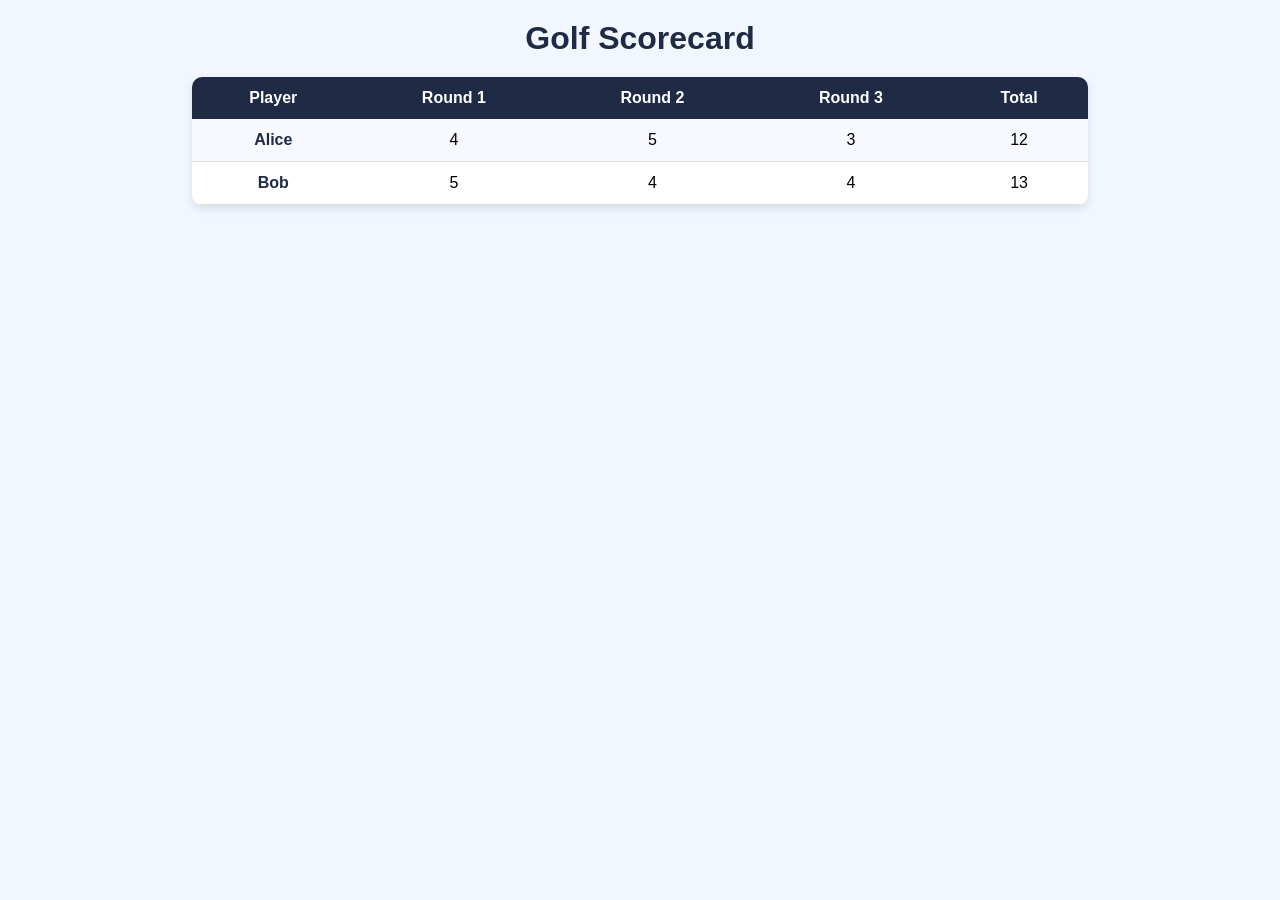
<file: Scorecards Assignment/golf.html>
<!DOCTYPE html>
<html lang="en">
<head>
  <meta charset="UTF-8">
  <title>Golf Scorecard</title>
  <link rel="stylesheet" href="style.css">
</head>
<body>

<h1>Golf Scorecard</h1>

<table>
  <tr>
    <th>Player</th>
    <th>Round 1</th>
    <th>Round 2</th>
    <th>Round 3</th>
    <th>Total</th>
  </tr>
  <tr>
    <td>Alice</td>
    <td>4</td>
    <td>5</td>
    <td>3</td>
    <td>12</td>
  </tr>
  <tr>
    <td>Bob</td>
    <td>5</td>
    <td>4</td>
    <td>4</td>
    <td>13</td>
  </tr>
</table>

</body>
</html>
</file>
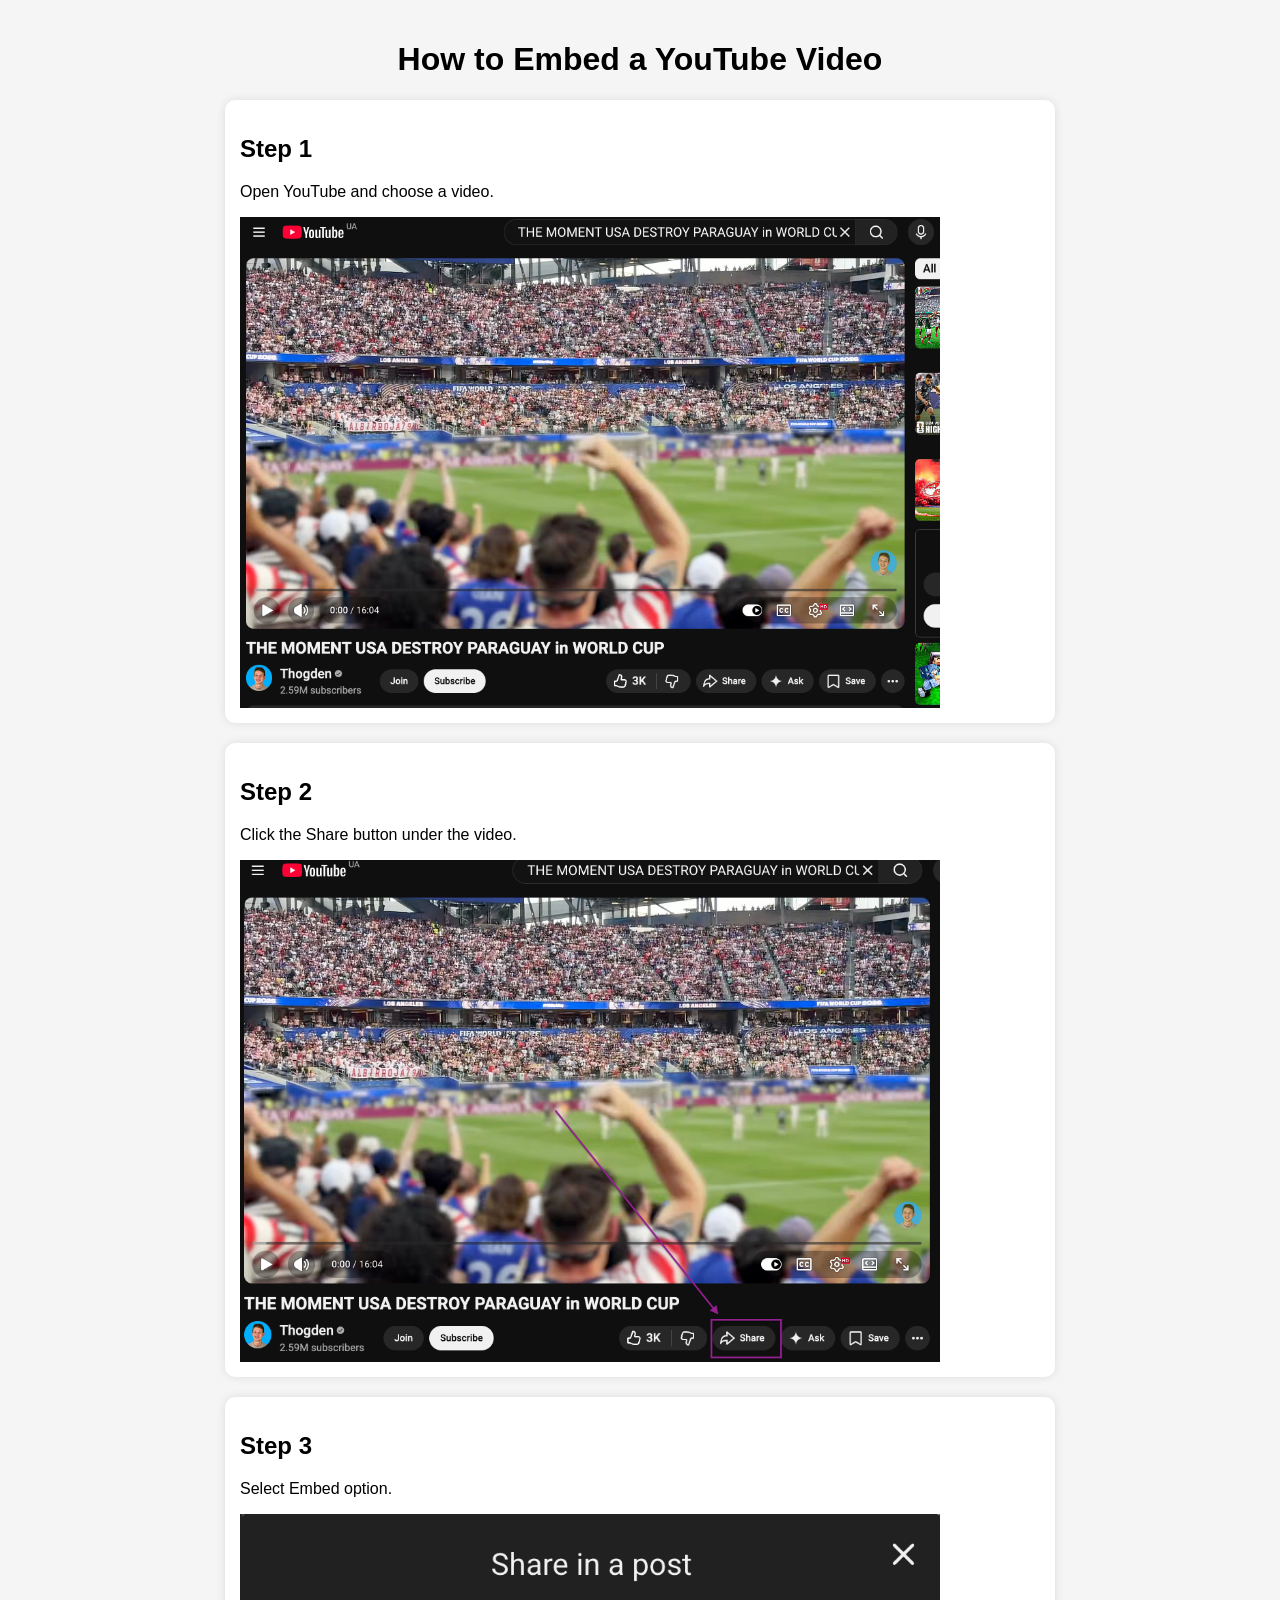
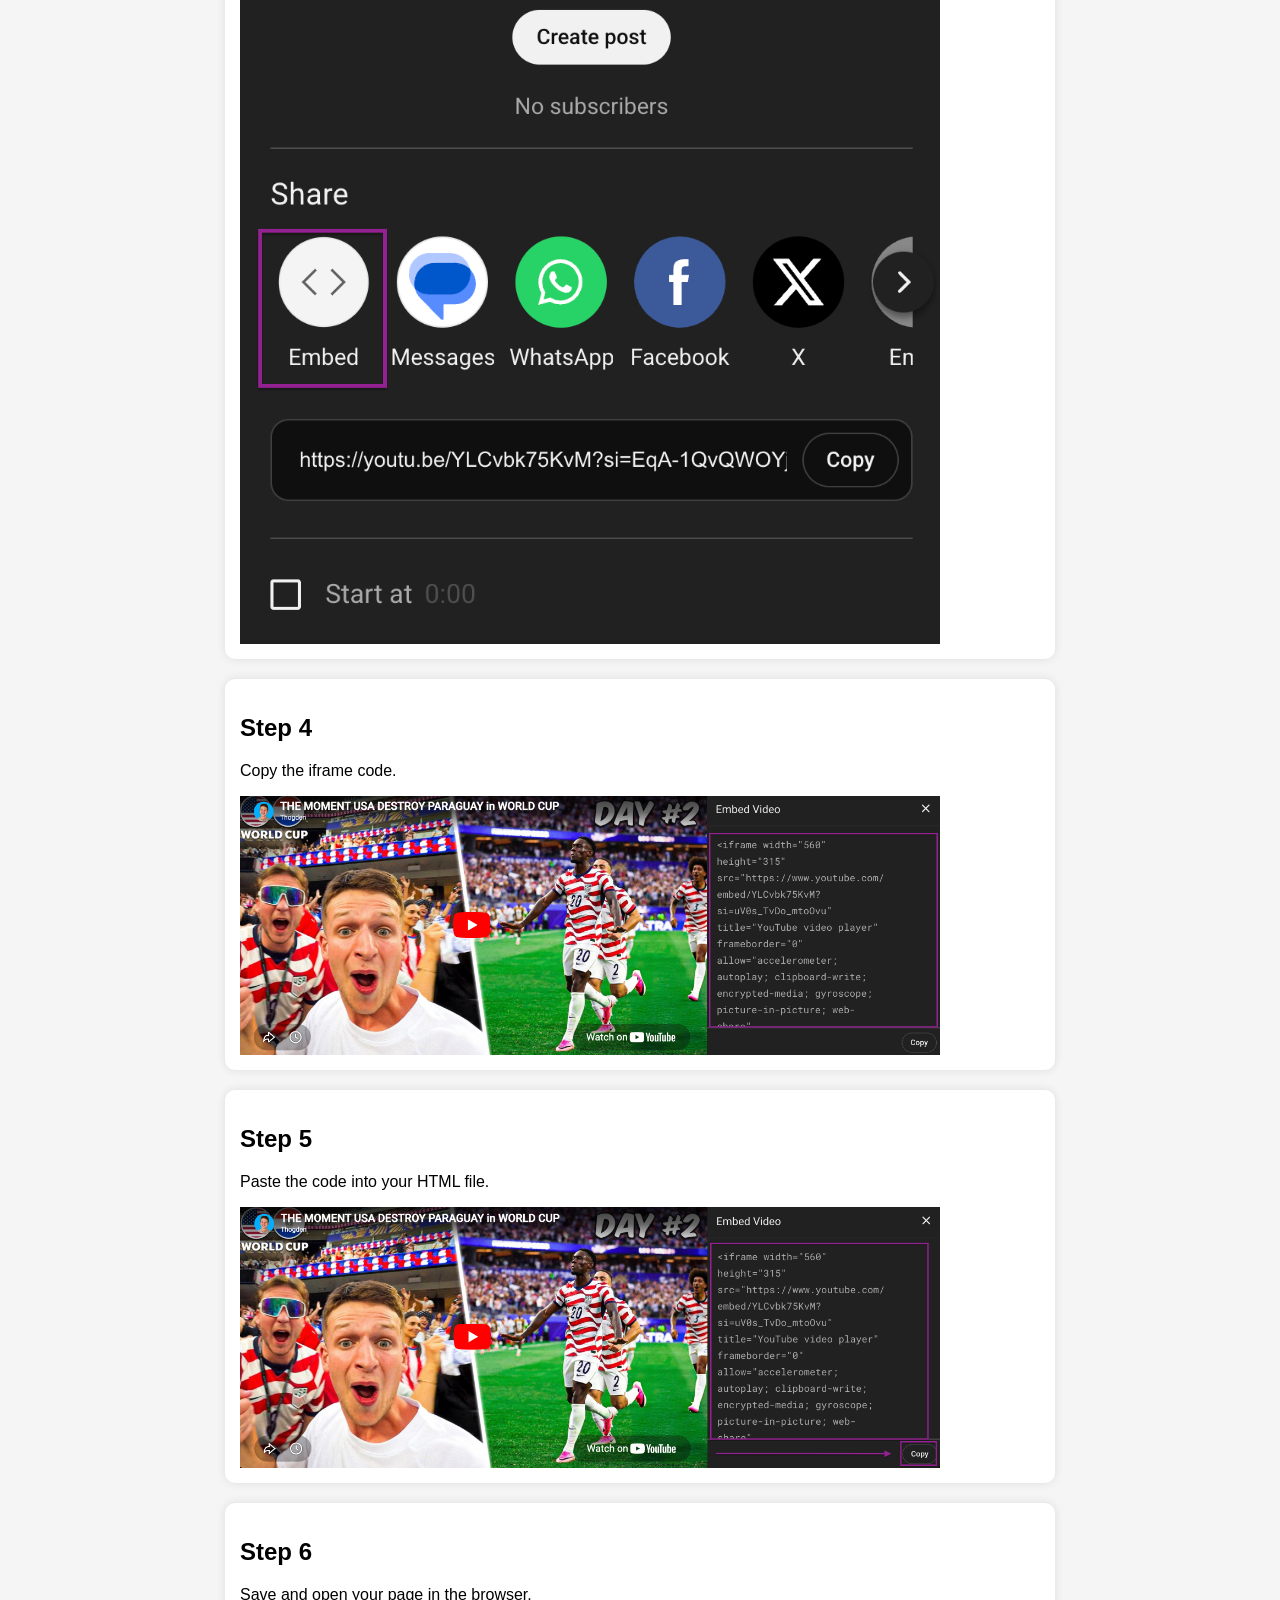
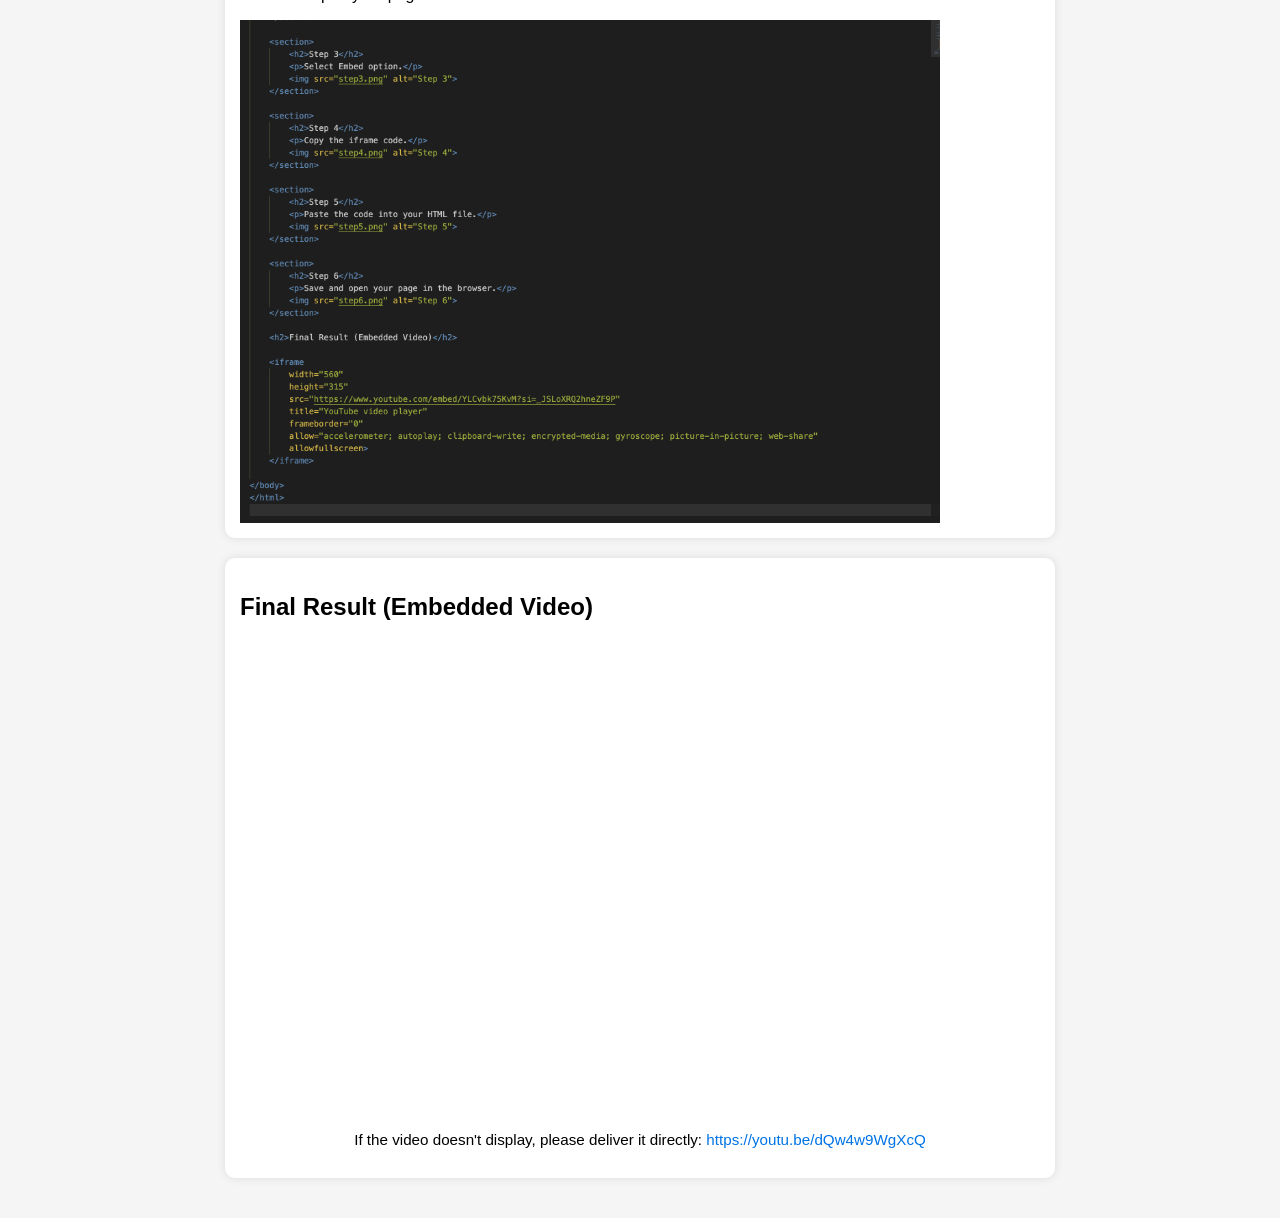
<file: Video/Video Asssignment_Dobroskok Mariia.html>
<!DOCTYPE html>
<html lang="en">
<head>
    <meta charset="UTF-8">
    <title>How to Embed a YouTube Video</title>
    <link rel="stylesheet" href="style.css">
</head>
<body>

    <h1>How to Embed a YouTube Video</h1>

    <section>
        <h2>Step 1</h2>
        <p>Open YouTube and choose a video.</p>
        <img src="step1.png" alt="Step 1">
    </section>

    <section>
        <h2>Step 2</h2>
        <p>Click the Share button under the video.</p>
        <img src="step2.png" alt="Step 2">
    </section>

    <section>
        <h2>Step 3</h2>
        <p>Select Embed option.</p>
        <img src="step3.png" alt="Step 3">
    </section>

    <section>
        <h2>Step 4</h2>
        <p>Copy the iframe code.</p>
        <img src="step4.png" alt="Step 4">
    </section>

    <section>
        <h2>Step 5</h2>
        <p>Paste the code into your HTML file.</p>
        <img src="step5.png" alt="Step 5">
    </section>

    <section>
        <h2>Step 6</h2>
        <p>Save and open your page in the browser.</p>
        <img src="step6.png" alt="Step 6">
    </section>

    <section>
        <h2>Final Result (Embedded Video)</h2>
        <div class="video-wrapper">
            <iframe
                width="560"
                height="315"
                src="https://www.youtube.com/embed/dQw4w9WgXcQ"
                title="YouTube video"
                allow="accelerometer; autoplay; clipboard-write; encrypted-media; gyroscope; picture-in-picture; web-share"
                allowfullscreen>
            </iframe>
        </div>
        <p class="video-help">If the video doesn't display, please deliver it directly: <a href="https://youtu.be/dQw4w9WgXcQ" target="_blank" rel="noreferrer">https://youtu.be/dQw4w9WgXcQ</a></p>
    </section>

</body>
</html>
</file>
<file: Final task/style.css>
:root {
    color-scheme: light;
    font-family: Inter, system-ui, -apple-system, BlinkMacSystemFont, "Segoe UI", sans-serif;
    font-size: 16px;
    line-height: 1.65;
    color: #111827;
    background: #f7f9fb;
    --bg: #f7f9fb;
    --surface: #ffffff;
    --surface-strong: #f8fafc;
    --text: #111827;
    --muted: #515f78;
    --brand: #0f2c59;
    --brand-strong: #1f3d7b;
    --brand-soft: #3f5fa7;
    --accent: #fed63f;
    --accent-strong: #e6b81d;
    --border: rgba(15, 44, 89, 0.08);
    --shadow: 0 28px 80px rgba(15, 44, 89, 0.08);
    --radius: 28px;
}

* {
    box-sizing: border-box;
}

html {
    scroll-behavior: smooth;
}

body {
    margin: 0;
    min-height: 100vh;
    font-family: inherit;
    color: var(--text);
    background: var(--bg);
}

a {
    color: inherit;
}

img,
video {
    max-width: 100%;
    display: block;
    border-radius: 24px;
}

button,
input,
textarea,
a {
    font: inherit;
}

button {
    cursor: pointer;
}

.container {
    width: min(1180px, calc(100% - 40px));
    margin: 0 auto;
}

.topbar {
    background: #eef4ff;
    color: #0f2c59;
    font-size: 0.95rem;
    text-align: center;
    padding: 10px 0;
}

header {
    background: rgba(255, 255, 255, 0.92);
    border-bottom: 1px solid rgba(15, 44, 89, 0.08);
    position: sticky;
    top: 0;
    z-index: 20;
    backdrop-filter: blur(10px);
}

.header-inner {
    display: flex;
    align-items: center;
    justify-content: space-between;
    gap: 24px;
    padding: 22px 0;
}

.brand {
    font-size: 1.45rem;
    font-weight: 800;
    letter-spacing: -0.03em;
    color: var(--brand);
    text-decoration: none;
}

nav {
    display: flex;
    flex-wrap: wrap;
    gap: 14px;
    align-items: center;
}

nav a {
    color: rgba(17, 24, 39, 0.82);
    text-decoration: none;
    font-weight: 600;
    padding: 10px 14px;
    border-radius: 999px;
    transition: background 0.25s ease, color 0.25s ease, transform 0.2s ease;
}

nav a:hover,
nav a.active {
    background: rgba(254, 214, 63, 0.14);
    color: var(--brand);
    transform: translateY(-1px);
}

main {
    padding: 60px 0 80px;
}

.hero {
    position: relative;
    padding: 80px 0;
    background: linear-gradient(140deg, #eef3ff 0%, #eef7f9 100%);
    overflow: hidden;
}

.hero::before {
    content: "";
    position: absolute;
    left: 50%;
    top: 0;
    width: 520px;
    height: 520px;
    transform: translateX(-50%);
    background: radial-gradient(circle, rgba(254,214,63,0.22), transparent 55%);
    filter: blur(60px);
    pointer-events: none;
}

.hero-grid {
    display: grid;
    grid-template-columns: minmax(320px, 1fr) minmax(420px, 0.96fr);
    gap: 36px;
    align-items: center;
    position: relative;
    z-index: 1;
}

.hero-copy {
    display: grid;
    gap: 24px;
    max-width: 640px;
}

.eyebrow {
    display: inline-flex;
    align-items: center;
    gap: 10px;
    padding: 8px 14px;
    border-radius: 999px;
    background: rgba(15, 44, 89, 0.07);
    color: var(--brand-strong);
    font-size: 0.9rem;
    font-weight: 700;
    letter-spacing: 0.08em;
    text-transform: uppercase;
}

.hero-copy h1 {
    margin: 0;
    font-size: clamp(2.8rem, 5vw, 4.5rem);
    line-height: 0.98;
    letter-spacing: -0.04em;
}

.hero-copy p {
    margin: 0;
    max-width: 640px;
    color: var(--muted);
    font-size: 1.05rem;
}

.hero-actions {
    display: flex;
    flex-wrap: wrap;
    gap: 16px;
}

.btn {
    display: inline-flex;
    align-items: center;
    justify-content: center;
    padding: 16px 26px;
    border-radius: 999px;
    text-decoration: none;
    font-weight: 700;
    transition: transform 0.25s ease, box-shadow 0.25s ease, background 0.25s ease;
    border: 1px solid transparent;
    min-height: 54px;
}

.btn-primary {
    background: var(--brand);
    color: #ffffff;
    box-shadow: 0 18px 40px rgba(15, 44, 89, 0.16);
}

.btn-secondary {
    background: var(--surface);
    color: var(--brand);
    border-color: rgba(15, 44, 89, 0.08);
}

.btn:hover {
    transform: translateY(-2px);
}

.hero-media {
    position: relative;
}

.hero-media figure {
    margin: 0;
}

.hero-media figcaption {
    margin-top: 18px;
    color: var(--muted);
    font-size: 0.96rem;
}

.section-header {
    display: grid;
    gap: 14px;
    margin-bottom: 28px;
}

.section-header h2 {
    margin: 0;
    font-size: clamp(2rem, 3.5vw, 2.8rem);
    line-height: 1.05;
}

.section-header p {
    margin: 0;
    color: var(--muted);
    max-width: 700px;
}

.feature-grid,
.service-grid,
.loan-cards,
.product-grid,
.occasion-grid,
.subscription-grid,
.stat-grid,
.footer-grid {
    display: grid;
    gap: 24px;
}

.service-grid,
.feature-grid,
.loan-cards,
.product-grid,
.occasion-grid,
.subscription-grid {
    grid-template-columns: repeat(auto-fit, minmax(240px, 1fr));
}

.feature-card,
.service-card,
.loan-card,
.product-card,
.occasion-card,
.subscription-card,
.metric-card,
.info-card {
    padding: 28px;
    border-radius: var(--radius);
    background: var(--surface);
    box-shadow: var(--shadow);
    transition: transform 0.25s ease, box-shadow 0.25s ease;
    border: 1px solid rgba(15, 44, 89, 0.06);
}

.feature-card:hover,
.service-card:hover,
.loan-card:hover,
.product-card:hover,
.occasion-card:hover,
.subscription-card:hover,
.metric-card:hover,
.info-card:hover {
    transform: translateY(-6px);
}

.feature-card h3,
.service-card h3,
.loan-card h3,
.product-card h3,
.occasion-card h3,
.subscription-card h3,
.metric-card h3,
.info-card h3 {
    margin: 0 0 14px;
    color: var(--brand);
}

.feature-card p,
.service-card p,
.loan-card p,
.product-card p,
.occasion-card p,
.subscription-card p,
.metric-card p,
.info-card p {
    margin: 0;
    color: var(--muted);
}

.stat-grid {
    grid-template-columns: repeat(auto-fit, minmax(180px, 1fr));
}

.metric-card {
    text-align: center;
}

.metric-card strong {
    display: block;
    font-size: 2.4rem;
    margin-bottom: 10px;
    color: var(--brand-strong);
}

.metric-card span {
    color: var(--muted);
}

.hero-image-block,
.video-block,
.contact-card,
.faq-list details,
.info-card {
    margin-top: 40px;
}

.hero-image-block,
.video-block,
.contact-card,
.faq-list details {
    background: var(--surface);
    padding: 28px;
    border-radius: var(--radius);
    box-shadow: var(--shadow);
}

.hero-image-block figcaption,
.video-block figcaption {
    margin-top: 18px;
    color: var(--muted);
}

.video-block {
    display: grid;
    gap: 22px;
}

.transcript {
    background: #f8fbff;
    border-radius: 20px;
    padding: 22px;
}

.transcript h3 {
    margin-top: 0;
}

table {
    width: 100%;
    border-collapse: collapse;
    margin-top: 20px;
    background: var(--surface);
    border-radius: 20px;
    overflow: hidden;
    box-shadow: 0 18px 40px rgba(15, 44, 89, 0.08);
}

table th,
table td {
    padding: 18px 20px;
}

table thead {
    background: #eef3ff;
}

th {
    text-align: left;
    font-size: 0.85rem;
    letter-spacing: 0.08em;
    text-transform: uppercase;
    color: var(--brand);
}

tbody tr {
    transition: background-color 0.2s ease, transform 0.2s ease;
}

tbody tr:nth-child(even) {
    background: #f8fafe;
}

tbody tr:hover {
    background: rgba(239, 243, 255, 0.75);
    transform: translateY(-1px);
}

th,
td {
    border-bottom: 1px solid rgba(15, 44, 89, 0.06);
}

.caption {
    color: var(--muted);
    font-size: 0.95rem;
}

.faq-list details {
    border: 1px solid rgba(15, 44, 89, 0.08);
}

.faq-list summary {
    cursor: pointer;
    font-weight: 700;
    padding: 16px;
    list-style: none;
}

.faq-list summary::-webkit-details-marker {
    display: none;
}

.faq-list summary:after {
    content: '+';
    float: right;
    font-size: 1.2rem;
    color: var(--brand);
    transition: transform 0.2s ease;
}

.faq-list details[open] summary:after {
    content: '-';
}

.faq-list p {
    margin: 0;
    padding: 0 16px 18px;
    color: var(--muted);
    line-height: 1.8;
}

.contact-card h3,
.hero-image-block h3,
.video-block h3 {
    margin-top: 0;
}

.contact-card input,
.contact-card textarea,
.newsletter-form input,
form input,
form textarea {
    width: 100%;
    padding: 16px 18px;
    border-radius: 16px;
    border: 1px solid rgba(15, 44, 89, 0.08);
    background: #ffffff;
    color: var(--text);
}

.contact-card textarea {
    min-height: 160px;
    resize: vertical;
}

footer {
    background: #0f2c59;
    color: #d8e2ff;
    padding: 44px 0 24px;
}

.footer-inner {
    display: grid;
    gap: 20px;
}

.footer-grid {
    grid-template-columns: repeat(auto-fit, minmax(160px, 1fr));
    gap: 24px;
}

.footer-grid a {
    display: block;
    color: #d8e2ff;
    text-decoration: none;
    margin-top: 12px;
}

.footer-grid a:hover {
    color: #ffffff;
}

.footer-note {
    display: flex;
    flex-wrap: wrap;
    justify-content: space-between;
    gap: 12px;
    color: rgba(255, 255, 255, 0.72);
    font-size: 0.95rem;
}

@media (max-width: 960px) {
    .hero-grid,
    .split-section,
    .footer-grid {
        grid-template-columns: 1fr;
    }

    .header-inner {
        gap: 16px;
    }
}

@media (max-width: 720px) {
    .hero {
        padding: 60px 0;
    }

    .hero-copy h1 {
        font-size: 2.6rem;
    }

    nav {
        justify-content: center;
    }
}

@media (max-width: 560px) {
    .container {
        width: min(100%, calc(100% - 24px));
    }

    .hero {
        padding: 48px 0;
    }

    .hero-actions,
    .feature-grid,
    .service-grid,
    .loan-cards,
    .subscription-grid,
    .newsletter-form {
        gap: 16px;
    }

    .btn {
        width: 100%;
    }
}
</file>
<file: Scorecards Assignment/style.css>
body {
  font-family: Arial, sans-serif;
  background: #f2f6ff;
  margin: 0;
  padding: 0;
  text-align: center;
}

h1 {
  margin: 20px 0;
  color: #1f2a44;
}

table {
  margin: 20px auto;
  border-collapse: collapse;
  width: 70%;
  background: white;
  box-shadow: 0 4px 10px rgba(0,0,0,0.1);
  border-radius: 10px;
  overflow: hidden;
}

th {
  background: #1f2a44;
  color: white;
  padding: 12px;
}

td {
  padding: 12px;
  border-bottom: 1px solid #ddd;
}

/* zebra rows (pseudo-class) */
tr:nth-child(even) {
  background-color: #f7f9ff;
}

/* hover effect (pseudo-class) */
tr:hover {
  background-color: #dbe7ff;
  transform: scale(1.01);
  transition: 0.2s;
}

/* first column styling */
td:first-child {
  font-weight: bold;
  color: #1f2a44;
}
</file>
<file: Video/style.css>
body {
    font-family: Arial, sans-serif;
    margin: 0;
    padding: 20px;
    background-color: #f5f5f5;
}

h1 {
    text-align: center;
}

section {
    background: white;
    margin: 20px auto;
    padding: 15px;
    max-width: 800px;
    border-radius: 10px;
    box-shadow: 0 0 10px rgba(0,0,0,0.1);
}

img {
    width: 100%;
    max-width: 700px;
    display: block;
    margin-top: 10px;
}

.video-wrapper {
    position: relative;
    width: 100%;
    max-width: 800px;
    margin: 30px auto;
    padding-bottom: 56.25%;
    height: 0;
}

.video-wrapper iframe {
    position: absolute;
    inset: 0;
    width: 100%;
    height: 100%;
    border: 0;
}

.video-help {
    text-align: center;
    margin-top: 10px;
    font-size: 0.95rem;
}

.video-help a {
    color: #0073e6;
    text-decoration: none;
}

.video-help a:hover {
    text-decoration: underline;
}
</file>
